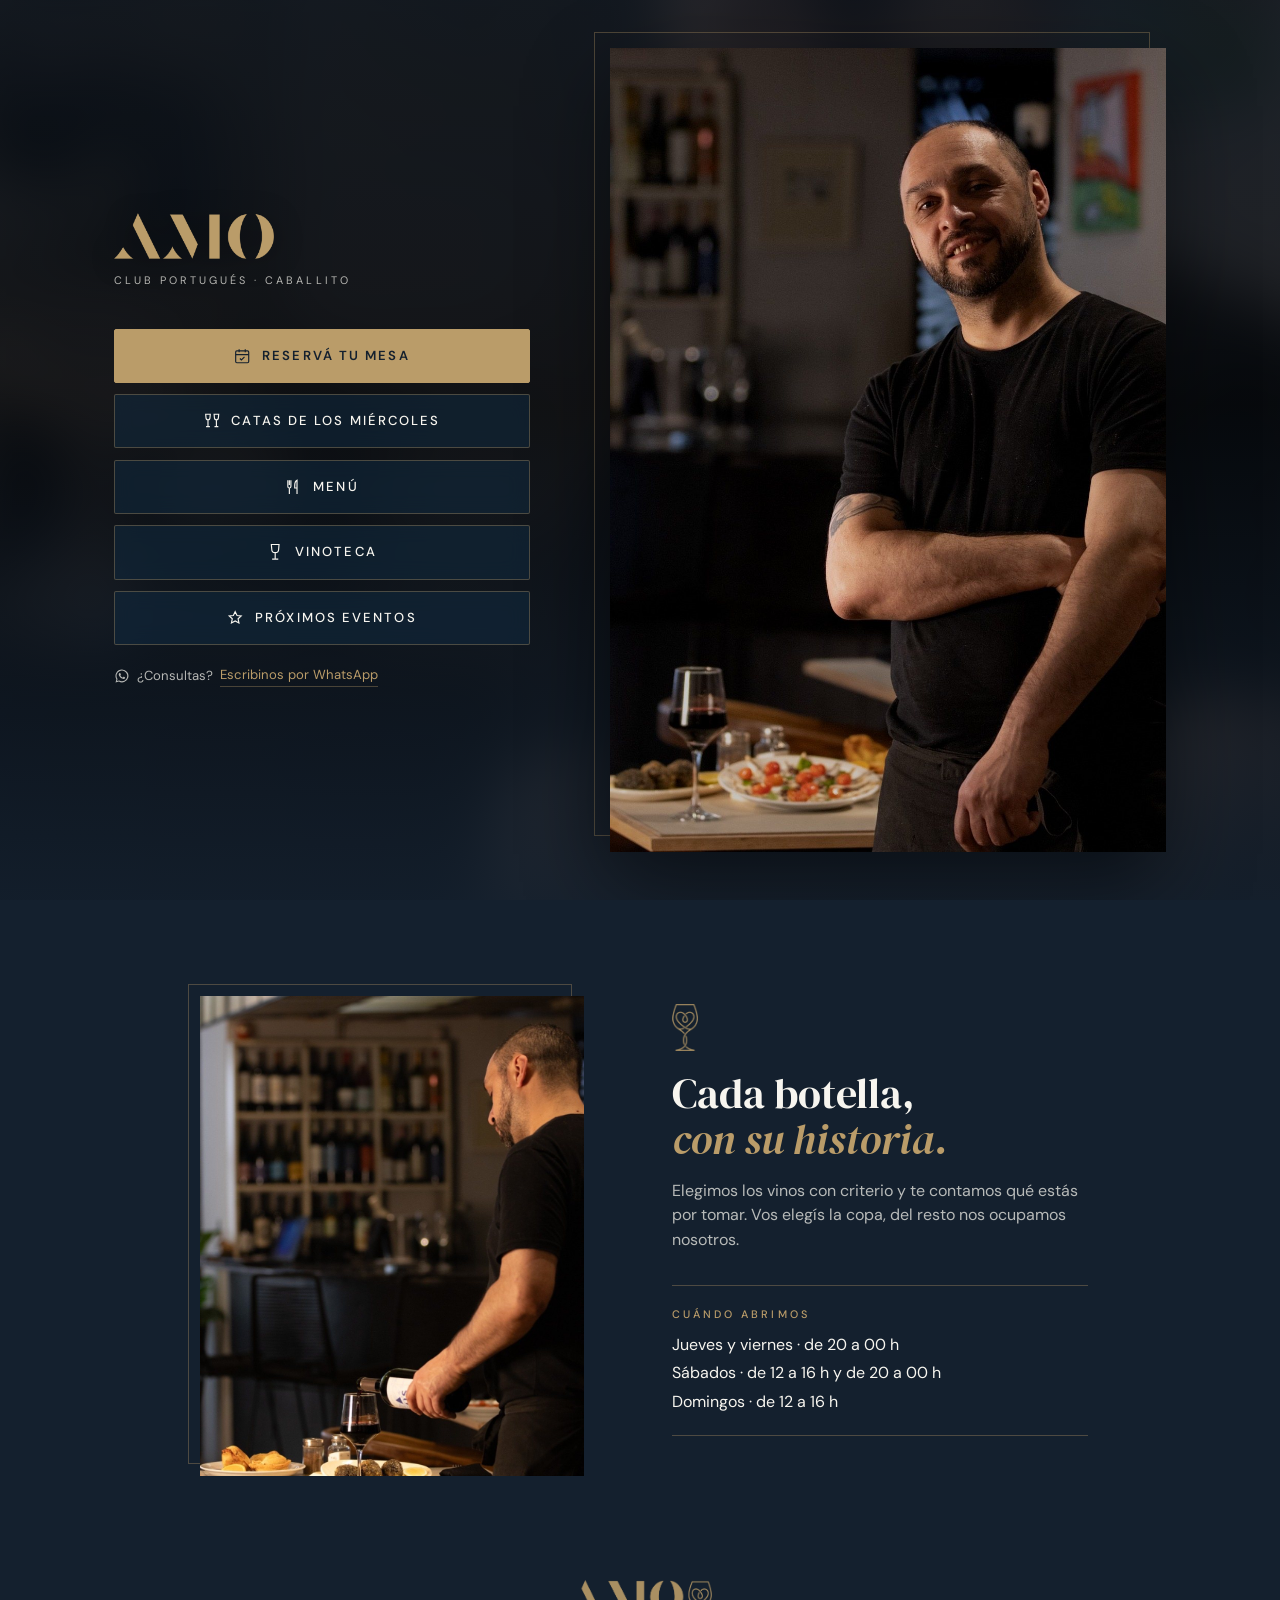
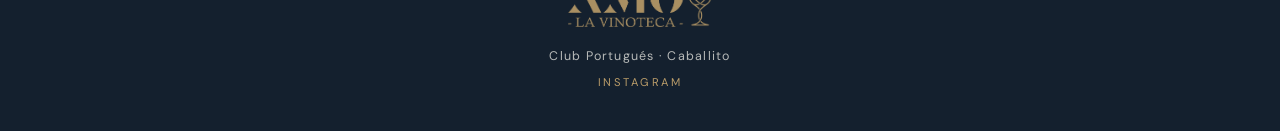
<file: index.html>
<!doctype html>
<html lang="es-AR">
<head>
  <meta charset="utf-8">
  <meta name="viewport" content="width=device-width, initial-scale=1, viewport-fit=cover">
  <title>AMO · Restaurante y Vinoteca</title>
  <meta name="description" content="AMO, en el Club Portugués de Caballito. Reservas, menú, vinoteca y eventos.">
  <meta name="theme-color" content="#14202E">

  <meta property="og:title" content="AMO · Restaurante y Vinoteca">
  <meta property="og:description" content="Reservas, menú, vinoteca y eventos.">
  <meta property="og:image" content="img/hero.jpg">
  <meta property="og:type" content="website">

  <link rel="icon" type="image/png" href="img/icono-copa.png">
  <link rel="manifest" href="manifest.webmanifest">
  <link rel="apple-touch-icon" href="panel/icons/apple-touch-icon.png">
  <meta name="apple-mobile-web-app-capable" content="yes">
  <meta name="mobile-web-app-capable" content="yes">
  <meta name="apple-mobile-web-app-status-bar-style" content="black-translucent">
  <meta name="apple-mobile-web-app-title" content="AMO">
  <link rel="preload" as="image" href="img/hero.jpg">
  <link rel="preconnect" href="https://fonts.googleapis.com">
  <link rel="preconnect" href="https://fonts.gstatic.com" crossorigin>
  <link href="https://fonts.googleapis.com/css2?family=DM+Sans:opsz,wght@9..40,400;9..40,500;9..40,600&family=DM+Serif+Display:ital@0;1&display=swap" rel="stylesheet">
  <link rel="stylesheet" href="styles.css">
</head>
<body>

  <!-- ============ INICIO ============ -->
  <main id="vista-inicio" class="vista">
    <section class="hero">
      <div class="hero__fondo" aria-hidden="true"></div>
      <div class="hero__velo" aria-hidden="true"></div>

      <div class="hero__inner">
        <header class="hero__marca">
          <img class="hero__logo" src="img/logo-amo.png" alt="AMO" width="546" height="155">
          <p class="hero__lugar" data-lugar></p>
        </header>

        <figure class="hero__figura">
          <img src="img/hero.jpg" alt="El anfitrión de AMO en el salón" width="1080" height="1559">
        </figure>

        <nav class="botonera" aria-label="Secciones">
          <a class="boton boton--oro" href="#/reservar">
            <svg viewBox="0 0 24 24" aria-hidden="true" fill="none" stroke="currentColor" stroke-width="1.5"><rect x="3.5" y="5" width="17" height="15.5" rx="1.5"/><path d="M3.5 10h17M8 3v4M16 3v4M9 15l2 2 4-4"/></svg>
            <span>Reservá tu mesa</span>
          </a>
          <a class="boton" href="#/cata">
            <svg viewBox="0 0 24 24" aria-hidden="true" fill="none" stroke="currentColor" stroke-width="1.5"><path d="M3.5 3h6l-.4 4.6a2.6 2.6 0 0 1-5.2 0L3.5 3ZM6.5 10.2V19M4 19h5M14.5 3h6l-.4 4.6a2.6 2.6 0 0 1-5.2 0L14.5 3ZM17.5 10.2V19M15 19h5"/></svg>
            <span>Catas de los miércoles</span>
          </a>
          <a class="boton" href="#/menu">
            <svg viewBox="0 0 24 24" aria-hidden="true" fill="none" stroke="currentColor" stroke-width="1.5"><path d="M5 3v8a2 2 0 0 0 2 2v8M9 3v8a2 2 0 0 1-2 2M7 3v6M17 21V3c-2 1-3 3.5-3 7v3h3"/></svg>
            <span>Menú</span>
          </a>
          <a class="boton" data-vinoteca target="_blank" rel="noopener">
            <svg viewBox="0 0 24 24" aria-hidden="true" fill="none" stroke="currentColor" stroke-width="1.5"><path d="M7 2h10l-.5 6a4.5 4.5 0 0 1-9 0L7 2ZM12 12.5V21M8 21h8"/></svg>
            <span>Vinoteca</span>
          </a>
          <a class="boton" href="#/eventos">
            <svg viewBox="0 0 24 24" aria-hidden="true" fill="none" stroke="currentColor" stroke-width="1.5"><path d="M12 3.5l2.4 5 5.4.6-4 3.7 1.1 5.4L12 15.5l-4.9 2.7 1.1-5.4-4-3.7 5.4-.6L12 3.5Z"/></svg>
            <span>Próximos eventos</span>
          </a>
        </nav>

        <div class="hero__extra">
          <a class="hero__consulta" data-whatsapp target="_blank" rel="noopener">
            <svg viewBox="0 0 24 24" aria-hidden="true"><path d="M12 2.2a9.7 9.7 0 0 0-8.4 14.6L2.3 21.7l5-1.3A9.7 9.7 0 1 0 12 2.2Zm0 17.7c-1.5 0-2.9-.4-4.2-1.1l-.3-.2-3 .8.8-2.9-.2-.3A8 8 0 1 1 12 19.9Zm4.4-6c-.2-.1-1.4-.7-1.7-.8-.2-.1-.4-.1-.5.1l-.8 1c-.1.2-.3.2-.5.1a6.6 6.6 0 0 1-3.3-2.9c-.2-.4.2-.4.7-1.3.1-.2 0-.3 0-.4l-.8-1.8c-.2-.5-.4-.4-.5-.4h-.5c-.2 0-.4.1-.6.3-.2.2-.8.8-.8 2s.8 2.3 1 2.5c.1.2 1.6 2.5 4 3.5 1.5.6 2 .7 2.8.6.4-.1 1.4-.6 1.6-1.1.2-.6.2-1 .1-1.1l-.2-.3Z"/></svg>
            ¿Consultas? <span>Escribinos por WhatsApp</span>
          </a>
          <button type="button" class="hero__instalar" data-instalar hidden>
            <svg viewBox="0 0 24 24" aria-hidden="true" fill="none" stroke="currentColor" stroke-width="1.5"><rect x="6.5" y="2.5" width="11" height="19" rx="2"/><path d="M12 7v7M9 11l3 3 3-3M10.5 18.5h3"/></svg>
            <span>Agregá AMO a tu celular</span>
          </button>
          <a class="hero__seguir" href="#mas" aria-label="Ver más"><span></span></a>
        </div>
      </div>
    </section>

    <section class="historia" id="mas">
      <figure class="historia__foto">
        <img src="img/sirviendo.jpg" alt="Sirviendo una copa de vino tinto en el salón de AMO" loading="lazy" width="1032" height="1600">
      </figure>
      <div class="historia__texto">
        <img class="historia__copa" src="img/icono-copa.png" alt="" width="113" height="208">
        <h2>Cada botella,<br><em>con su historia.</em></h2>
        <p>Elegimos los vinos con criterio y te contamos qué estás por tomar. Vos elegís la copa, del resto nos ocupamos nosotros.</p>
        <div class="horarios">
          <h3>Cuándo abrimos</h3>
          <ul data-horarios></ul>
        </div>
      </div>
    </section>

    <footer class="pie">
      <img src="img/logo-vinoteca.png" alt="AMO La Vinoteca" width="682" height="221" loading="lazy">
      <p data-lugar></p>
      <a data-instagram target="_blank" rel="noopener">Instagram</a>
    </footer>
  </main>

  <!-- ============ RESERVAR ============ -->
  <main id="vista-reservar" class="vista pagina pagina--reserva" hidden>
    <header class="pagina__cabecera">
      <a class="volver" href="#/" aria-label="Volver al inicio">
        <svg viewBox="0 0 24 24" aria-hidden="true" fill="none" stroke="currentColor" stroke-width="1.5"><path d="M15 5l-7 7 7 7"/></svg>
      </a>
      <img class="pagina__logo" src="img/logo-amo.png" alt="AMO" width="546" height="155">
    </header>
    <nav class="selector" aria-label="Tipo de reserva">
      <a href="#/reservar" aria-current="page">Mesa</a>
      <a href="#/cata">Cata de vinos</a>
    </nav>
    <form class="reserva" data-form-reserva novalidate>
      <h1 class="pagina__titulo">Reservá tu mesa</h1>
      <p class="pagina__bajada">Elegí tu lugar en el salón. Queda confirmada al instante.</p>

      <section class="paso">
        <h2 class="paso__titulo"><span>1</span>Día</h2>
        <div class="dias" data-dias></div>
      </section>

      <section class="paso paso--bloqueado" data-paso-hora>
        <h2 class="paso__titulo"><span>2</span>Horario</h2>
        <div class="turnos" data-horas></div>
      </section>

      <section class="paso paso--bloqueado" data-paso-personas>
        <h2 class="paso__titulo"><span>3</span>Personas</h2>
        <div class="personas" data-personas></div>
        <div class="personas-otro" data-personas-otro hidden>
          <label for="personas-cant">¿Cuántos son?</label>
          <div class="campo__caja">
            <input id="personas-cant" type="number" inputmode="numeric" min="9" max="200" placeholder="Ej: 12" data-personas-input>
            <span>personas</span>
          </div>
          <p class="campo__nota" data-personas-nota></p>
        </div>
      </section>

      <section class="paso paso--bloqueado" data-paso-mesa>
        <h2 class="paso__titulo"><span>4</span>Tu mesa</h2>

        <div data-mesa-plano>
          <p class="paso__ayuda">Tocá la mesa que quieras. El número indica para cuántas personas es.</p>
          <div class="plano" data-plano></div>
          <ul class="plano__leyenda" aria-hidden="true">
            <li><i class="ley ley--libre"></i>Disponible</li>
            <li><i class="ley ley--elegida"></i>Tu mesa</li>
            <li><i class="ley ley--no"></i>No disponible</li>
          </ul>
          <p class="plano__estado" data-plano-estado aria-live="polite"></p>
        </div>

        <div class="armada" data-mesa-armada hidden>
          <img src="img/icono-copa.png" alt="" width="113" height="208">
          <p class="armada__titulo">Nosotros te armamos la mesa</p>
          <p class="armada__sub">+8 personas</p>
          <p class="armada__texto">Para grupos grandes preparamos el espacio especialmente. Dejanos tus datos y la reserva queda tomada.</p>
        </div>
      </section>

      <section class="paso paso--bloqueado" data-paso-datos>
        <h2 class="paso__titulo"><span>5</span>Tus datos</h2>
        <div class="campos">
          <div class="campo">
            <label for="r-nombre">Nombre y apellido</label>
            <div class="campo__caja"><input id="r-nombre" name="nombre" autocomplete="name" maxlength="80" required></div>
          </div>
          <div class="campo">
            <label for="r-telefono">Teléfono</label>
            <div class="campo__caja"><input id="r-telefono" name="telefono" type="tel" inputmode="tel" autocomplete="tel" maxlength="30" placeholder="11 2345-6789" required></div>
          </div>
          <div class="campo">
            <label for="r-email">Mail</label>
            <div class="campo__caja"><input id="r-email" name="email" type="email" inputmode="email" autocomplete="email" maxlength="120" placeholder="Te mandamos la confirmación" required></div>
          </div>
        </div>
      </section>

      <div class="confirmar" data-confirmar-caja hidden>
        <p class="confirmar__resumen" data-resumen-texto></p>
        <button type="submit" class="boton boton--oro boton--ancho" data-confirmar>
          <span data-confirmar-texto>Confirmar reserva</span>
        </button>
        <p class="confirmar__error" data-error aria-live="assertive"></p>
      </div>
    </form>

    <section class="exito" data-exito hidden>
      <img src="img/icono-copa.png" alt="" width="113" height="208">
      <h1 class="exito__titulo" data-exito-titulo></h1>
      <p class="exito__texto" data-exito-texto></p>
      <p class="exito__mail" data-exito-mail></p>
      <a class="boton boton--linea" href="#/"><span>Volver al inicio</span></a>
    </section>

    <p class="reserva__ayuda">¿Un problema con tu reserva? <a data-whatsapp target="_blank" rel="noopener">Escribinos</a></p>
  </main>

  <!-- ============ CATA ============ -->
  <main id="vista-cata" class="vista pagina pagina--reserva" hidden>
    <header class="pagina__cabecera">
      <a class="volver" href="#/" aria-label="Volver al inicio">
        <svg viewBox="0 0 24 24" aria-hidden="true" fill="none" stroke="currentColor" stroke-width="1.5"><path d="M15 5l-7 7 7 7"/></svg>
      </a>
      <img class="pagina__logo" src="img/logo-amo.png" alt="AMO" width="546" height="155">
    </header>
    <nav class="selector" aria-label="Tipo de reserva">
      <a href="#/reservar">Mesa</a>
      <a href="#/cata" aria-current="page">Cata de vinos</a>
    </nav>
    <form class="reserva" data-form-cata novalidate>
      <h1 class="pagina__titulo">Cata de vinos</h1>
      <p class="pagina__bajada">Todos los miércoles a las <span data-cata-hora>20:30</span> h, con una bodega distinta cada semana.</p>

      <div class="cata-info">
        <p class="cata-info__precio"><b data-cata-precio></b><span>por persona</span></p>
        <ul>
          <li data-cata-incluye></li>
          <li>Si hay restricciones alimentarias, avisanos al reservar.</li>
          <li>Se reserva con una seña del <span data-cata-porc>50</span>% por transferencia. La seña no es reembolsable.</li>
        </ul>
      </div>

      <section class="paso">
        <h2 class="paso__titulo"><span>1</span>Fecha</h2>
        <div class="catas" data-catas></div>
        <p class="plano__estado" data-catas-estado aria-live="polite"></p>
      </section>

      <section class="paso paso--bloqueado" data-cata-paso-personas>
        <h2 class="paso__titulo"><span>2</span>Personas</h2>
        <div class="contador">
          <button type="button" class="contador__btn" data-cant="-1" aria-label="Una persona menos">−</button>
          <output class="contador__num" data-cant-num aria-live="polite">2</output>
          <button type="button" class="contador__btn" data-cant="1" aria-label="Una persona más">+</button>
        </div>
        <p class="cata-total" data-cata-total></p>
        <p class="campo__nota" data-cant-nota></p>
      </section>

      <section class="paso paso--bloqueado" data-cata-paso-restr>
        <h2 class="paso__titulo"><span>3</span>Restricciones alimentarias</h2>
        <p class="paso__ayuda">¿Alguien del grupo es celíaco, vegetariano, vegano o tiene alguna alergia?</p>
        <div class="horas" data-restr>
          <button type="button" class="hora" data-restr-op="no" aria-pressed="false">No</button>
          <button type="button" class="hora" data-restr-op="si" aria-pressed="false">Sí</button>
        </div>
        <div class="campo restr-caja" data-restr-caja hidden>
          <label for="c-restr">Contanos cuáles y para cuántas personas</label>
          <div class="campo__caja"><textarea id="c-restr" maxlength="300" rows="3" placeholder="Ej: 1 celíaco y 1 vegetariano"></textarea></div>
        </div>
      </section>

      <section class="paso paso--bloqueado" data-cata-paso-datos>
        <h2 class="paso__titulo"><span>4</span>Tus datos</h2>
        <div class="campos">
          <div class="campo">
            <label for="c-nombre">Nombre y apellido</label>
            <div class="campo__caja"><input id="c-nombre" autocomplete="name" maxlength="80" required></div>
          </div>
          <div class="campo">
            <label for="c-telefono">Teléfono</label>
            <div class="campo__caja"><input id="c-telefono" type="tel" inputmode="tel" autocomplete="tel" maxlength="30" placeholder="11 2345-6789" required></div>
          </div>
          <div class="campo">
            <label for="c-email">Mail</label>
            <div class="campo__caja"><input id="c-email" type="email" inputmode="email" autocomplete="email" maxlength="120" placeholder="Te mandamos los datos para la seña" required></div>
          </div>
        </div>
      </section>

      <div class="confirmar" data-cata-confirmar hidden>
        <p class="confirmar__resumen" data-cata-resumen></p>
        <p class="confirmar__sena" data-cata-sena></p>
        <button type="submit" class="boton boton--oro boton--ancho" data-cata-boton>
          <span data-cata-boton-texto>Reservar y pagar la seña</span>
        </button>
        <p class="confirmar__error" data-cata-error aria-live="assertive"></p>
      </div>
    </form>
    <p class="reserva__ayuda">¿Son más de 20 o tenés una consulta? <a data-whatsapp target="_blank" rel="noopener">Escribinos</a></p>
  </main>

  <!-- ============ PAGO DE SEÑA ============ -->
  <main id="vista-pago" class="vista pagina pagina--reserva" hidden>
    <header class="pagina__cabecera">
      <a class="volver" href="#/" aria-label="Volver al inicio">
        <svg viewBox="0 0 24 24" aria-hidden="true" fill="none" stroke="currentColor" stroke-width="1.5"><path d="M15 5l-7 7 7 7"/></svg>
      </a>
      <img class="pagina__logo" src="img/logo-amo.png" alt="AMO" width="546" height="155">
    </header>
    <div class="pago" data-pago></div>
    <p class="reserva__ayuda">¿Problemas con el pago? <a data-pago-wa target="_blank" rel="noopener">Escribinos</a></p>
  </main>

  <!-- ============ MENU ============ -->
  <main id="vista-menu" class="vista pagina" hidden>
    <header class="pagina__cabecera">
      <a class="volver" href="#/" aria-label="Volver al inicio">
        <svg viewBox="0 0 24 24" aria-hidden="true" fill="none" stroke="currentColor" stroke-width="1.5"><path d="M15 5l-7 7 7 7"/></svg>
      </a>
      <img class="pagina__logo" src="img/logo-amo.png" alt="AMO" width="546" height="155">
    </header>
    <h1 class="pagina__titulo">Menú</h1>
    <p class="pagina__bajada">Tocá cada plato para verlo.</p>
    <div class="menu" data-menu></div>
  </main>

  <!-- ============ PLATO ============ -->
  <main id="vista-plato" class="vista pagina pagina--plato" hidden>
    <header class="pagina__cabecera">
      <a class="volver" href="#/menu" aria-label="Volver al menú">
        <svg viewBox="0 0 24 24" aria-hidden="true" fill="none" stroke="currentColor" stroke-width="1.5"><path d="M15 5l-7 7 7 7"/></svg>
      </a>
      <img class="pagina__logo" src="img/logo-amo.png" alt="AMO" width="546" height="155">
    </header>
    <article class="plato" data-plato></article>
  </main>

  <!-- ============ EVENTOS ============ -->
  <main id="vista-eventos" class="vista pagina" hidden>
    <header class="pagina__cabecera">
      <a class="volver" href="#/" aria-label="Volver al inicio">
        <svg viewBox="0 0 24 24" aria-hidden="true" fill="none" stroke="currentColor" stroke-width="1.5"><path d="M15 5l-7 7 7 7"/></svg>
      </a>
      <img class="pagina__logo" src="img/logo-amo.png" alt="AMO" width="546" height="155">
    </header>
    <h1 class="pagina__titulo">Próximos eventos</h1>
    <p class="pagina__bajada">Catas, música en vivo y noches especiales.</p>
    <ol class="eventos" data-eventos></ol>
  </main>

  <!-- ============ INSTALAR EN EL CELULAR ============ -->
  <div class="instalar" data-instalar-hoja hidden>
    <div class="instalar__fondo" data-instalar-cerrar></div>
    <div class="instalar__caja" role="dialog" aria-modal="true" aria-labelledby="instalar-titulo">
      <img src="img/icono-copa.png" alt="" width="113" height="208">
      <h2 id="instalar-titulo">Tené AMO en tu celular</h2>
      <p>Queda como una app en tu pantalla de inicio, a un toque para reservar.</p>
      <ol data-instalar-pasos></ol>
      <button type="button" class="boton boton--oro boton--ancho" data-instalar-cerrar><span>Entendido</span></button>
    </div>
  </div>

  <script src="data.js"></script>
  <script src="salon.js"></script>
  <script src="app.js"></script>
</body>
</html>
</file>
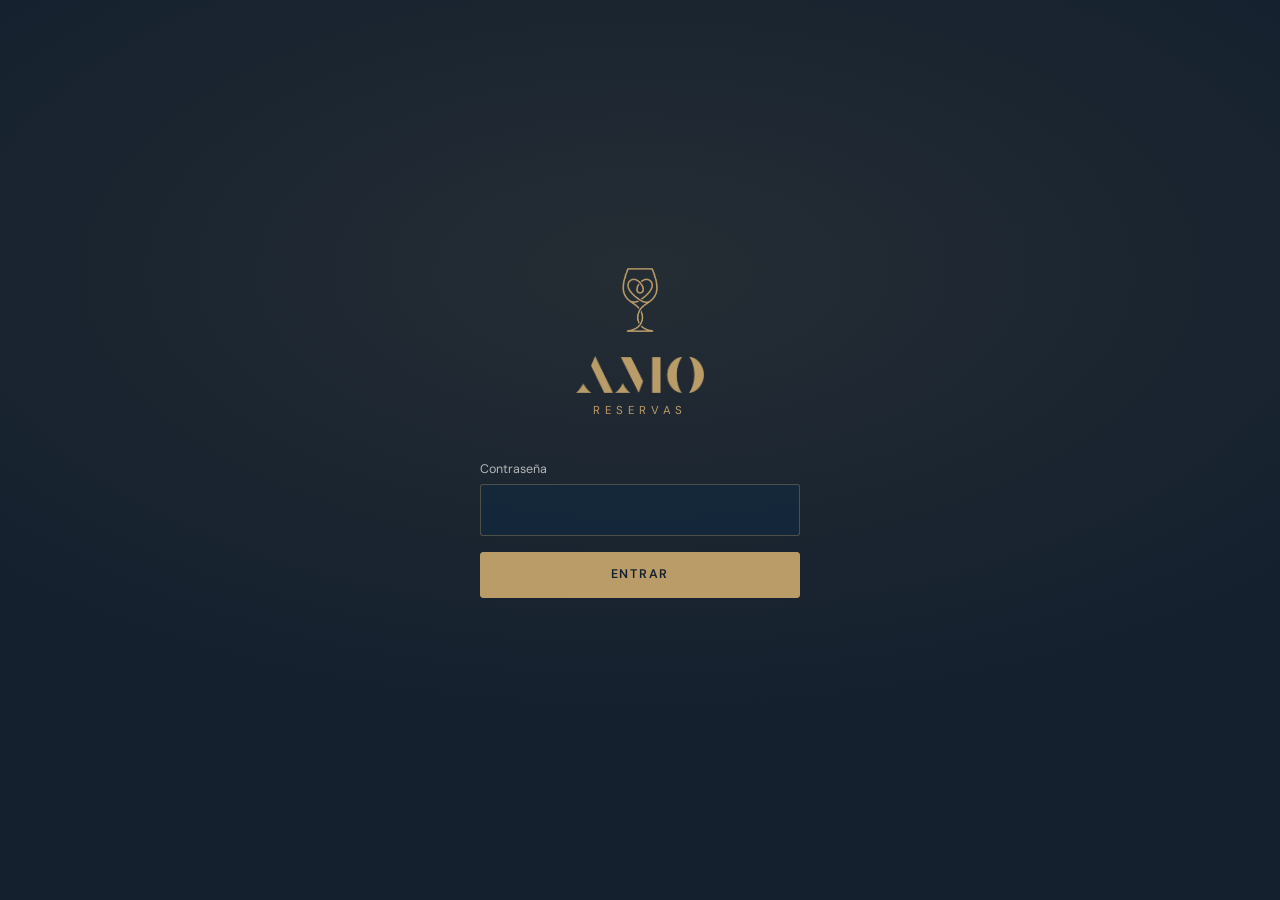
<file: panel/index.html>
<!doctype html>
<html lang="es-AR">
<head>
  <meta charset="utf-8">
  <meta name="viewport" content="width=device-width, initial-scale=1, viewport-fit=cover">
  <title>AMO Reservas</title>
  <meta name="robots" content="noindex, nofollow">
  <meta name="theme-color" content="#14202E">

  <link rel="manifest" href="manifest.webmanifest">
  <link rel="icon" type="image/png" href="icons/favicon.png">
  <link rel="apple-touch-icon" href="icons/apple-touch-icon.png">
  <meta name="apple-mobile-web-app-capable" content="yes">
  <meta name="mobile-web-app-capable" content="yes">
  <meta name="apple-mobile-web-app-status-bar-style" content="black-translucent">
  <meta name="apple-mobile-web-app-title" content="Reservas">

  <link rel="preconnect" href="https://fonts.googleapis.com">
  <link rel="preconnect" href="https://fonts.gstatic.com" crossorigin>
  <link href="https://fonts.googleapis.com/css2?family=DM+Sans:opsz,wght@9..40,400;9..40,500;9..40,600&family=DM+Serif+Display:ital@0;1&display=swap" rel="stylesheet">
  <link rel="stylesheet" href="panel.css">
</head>
<body>

  <!-- ============ LOGIN ============ -->
  <main class="login" data-login hidden>
    <img class="login__copa" src="../img/icono-copa.png" alt="" width="113" height="208">
    <img class="login__logo" src="../img/logo-amo.png" alt="AMO" width="546" height="155">
    <p class="login__sub">Reservas</p>
    <form class="login__form" data-login-form>
      <label class="campo">
        <span class="campo__label">Contraseña</span>
        <input class="campo__input" type="password" autocomplete="current-password" required data-login-clave>
      </label>
      <button class="btn btn--oro btn--ancho" type="submit">Entrar</button>
      <p class="error" data-login-error aria-live="assertive"></p>
    </form>
  </main>

  <!-- ============ APP ============ -->
  <div class="app" data-app hidden>

    <header class="barra">
      <div class="barra__marca">
        <img src="../img/logo-amo.png" alt="AMO" width="546" height="155">
        <span>Reservas</span>
      </div>

      <nav class="tabs" aria-label="Secciones">
        <button class="tab" data-tab="noche" aria-current="page">
          <svg viewBox="0 0 24 24" aria-hidden="true"><rect x="3.5" y="3.5" width="17" height="17" rx="1.5"/><rect x="7" y="7" width="4" height="3" rx=".5"/><rect x="13" y="7" width="4" height="3" rx=".5"/><rect x="7" y="14" width="10" height="3" rx=".5"/></svg>
          <span>Salón</span>
        </button>
        <button class="tab" data-tab="proximos">
          <svg viewBox="0 0 24 24" aria-hidden="true"><rect x="3.5" y="5" width="17" height="15.5" rx="1.5"/><path d="M3.5 10h17M8 3v4M16 3v4"/></svg>
          <span>Próximos</span>
        </button>
        <button class="tab" data-tab="catas">
          <svg viewBox="0 0 24 24" aria-hidden="true"><path d="M3.5 3h6l-.4 4.6a2.6 2.6 0 0 1-5.2 0L3.5 3ZM6.5 10.2V19M4 19h5M14.5 3h6l-.4 4.6a2.6 2.6 0 0 1-5.2 0L14.5 3ZM17.5 10.2V19M15 19h5"/></svg>
          <span>Catas</span>
          <b class="tab__badge" data-catas-badge hidden>0</b>
        </button>
        <button class="tab" data-tab="menu">
          <svg viewBox="0 0 24 24" aria-hidden="true"><path d="M5 3v8a2 2 0 0 0 2 2v8M9 3v8a2 2 0 0 1-2 2M7 3v6M17 21V3c-2 1-3 3.5-3 7v3h3"/></svg>
          <span>Menú</span>
        </button>
        <button class="tab" data-tab="ajustes">
          <svg viewBox="0 0 24 24" aria-hidden="true"><path d="M4 7h10M18 7h2M4 17h4M12 17h8"/><circle cx="16" cy="7" r="2"/><circle cx="10" cy="17" r="2"/></svg>
          <span>Ajustes</span>
        </button>
      </nav>

      <div class="barra__acciones">
        <button class="icono-btn icono-btn--nuevas" data-nuevas-btn aria-label="Reservas nuevas" hidden>
          <svg viewBox="0 0 24 24" aria-hidden="true"><path d="M6 16V11a6 6 0 1 1 12 0v5l1.5 2h-15L6 16ZM10 20a2 2 0 0 0 4 0"/></svg>
          <b data-nuevas-num>0</b>
        </button>
        <button class="icono-btn" data-actualizar aria-label="Actualizar">
          <svg viewBox="0 0 24 24" aria-hidden="true"><path d="M20 12a8 8 0 1 1-2.3-5.7M20 4v5h-5"/></svg>
        </button>
      </div>
    </header>

    <p class="estado-red" data-estado-red hidden></p>

    <div class="instalar-banda" data-instalar-banda hidden>
      <img src="../img/icono-copa.png" alt="" width="113" height="208">
      <p><strong>Instalá AMO Reservas</strong><span>Abrila desde la pantalla de inicio, como una app.</span></p>
      <button class="btn btn--oro btn--chico" data-instalar-banda-btn>Instalar</button>
      <button class="icono-btn" data-instalar-banda-x aria-label="Ocultar">
        <svg viewBox="0 0 24 24" aria-hidden="true"><path d="M6 6l12 12M18 6L6 18"/></svg>
      </button>
    </div>

    <!-- ===== NOCHE ===== -->
    <section class="vista" data-vista="noche">
      <div class="fecha-nav">
        <button class="icono-btn" data-dia-mover="-1" aria-label="Día anterior">
          <svg viewBox="0 0 24 24" aria-hidden="true"><path d="M15 5l-7 7 7 7"/></svg>
        </button>
        <button class="fecha-nav__centro" data-fecha-elegir>
          <small data-fecha-etiqueta>Hoy</small>
          <strong data-fecha-texto></strong>
        </button>
        <button class="icono-btn" data-dia-mover="1" aria-label="Día siguiente">
          <svg viewBox="0 0 24 24" aria-hidden="true"><path d="M9 5l7 7-7 7"/></svg>
        </button>
        <input type="date" class="fecha-nav__input" data-fecha-input tabindex="-1" aria-hidden="true">
      </div>

      <div class="turno-sel" data-turnos role="group" aria-label="Turno"></div>

      <div class="cerrado" data-cerrado hidden>
        <p><strong data-cerrado-titulo>Turno cerrado</strong> <span data-cerrado-motivo></span></p>
        <button class="btn btn--chico" data-reabrir>Reabrir</button>
      </div>

      <div class="numeros" data-numeros></div>

      <div class="noche">
        <div class="noche__plano">
          <div class="plano" data-plano></div>
          <ul class="leyenda" aria-hidden="true">
            <li><i class="ley ley--libre"></i>Libre</li>
            <li><i class="ley ley--reservada"></i>Reservada</li>
            <li><i class="ley ley--llego"></i>Llegó</li>
            <li><i class="ley ley--novino"></i>No vino</li>
            <li><i class="ley ley--bloq"></i>Bloqueada</li>
          </ul>
        </div>
        <div class="noche__lista" data-lista></div>
      </div>
    </section>

    <!-- ===== PRÓXIMOS ===== -->
    <section class="vista" data-vista="proximos" hidden>
      <h1 class="titulo">Próximos días</h1>
      <div class="dias-lista" data-dias></div>
    </section>

    <!-- ===== CATAS ===== -->
    <section class="vista" data-vista="catas" hidden>
      <div data-catas-vista></div>
    </section>

    <!-- ===== MENÚ ===== -->
    <section class="vista vista--angosta" data-vista="menu" hidden>
      <h1 class="titulo">Menú</h1>
      <p class="tarjeta__texto">Tocá un plato para cambiar el precio, la descripción o la foto. Los cambios se ven en la página enseguida.</p>
      <div class="buscar">
        <svg viewBox="0 0 24 24" aria-hidden="true"><circle cx="11" cy="11" r="6.5"/><path d="M16 16l4.5 4.5"/></svg>
        <input class="campo__input" type="search" placeholder="Buscar plato" data-menu-buscar>
      </div>
      <div data-menu-vista></div>
    </section>

    <!-- ===== AJUSTES ===== -->
    <section class="vista vista--angosta" data-vista="ajustes" hidden>
      <h1 class="titulo">Ajustes</h1>

      <div class="tarjeta">
        <h2>Cerrar un día o un turno</h2>
        <p class="tarjeta__texto">Nadie va a poder reservar mesa desde la web en ese día o turno.</p>
        <form class="form-fila" data-cerrar-form>
          <label class="campo">
            <span class="campo__label">Fecha</span>
            <input class="campo__input" type="date" required data-cerrar-fecha>
          </label>
          <label class="campo">
            <span class="campo__label">Qué cerrar</span>
            <select class="campo__input" data-cerrar-turno>
              <option value="">Todo el día</option>
              <option value="mediodia">Solo el mediodía</option>
              <option value="noche">Solo la noche</option>
            </select>
          </label>
          <label class="campo">
            <span class="campo__label">Motivo (opcional)</span>
            <input class="campo__input" maxlength="120" placeholder="Evento privado" data-cerrar-motivo>
          </label>
          <button class="btn btn--oro" type="submit">Cerrar</button>
        </form>
        <ul class="cerradas" data-cerradas></ul>
      </div>

      <div class="tarjeta">
        <h2>Instalar en el celular</h2>
        <p class="tarjeta__texto"><strong>iPhone:</strong> abrí esta página en Safari → botón Compartir → <em>Agregar a inicio</em>.</p>
        <p class="tarjeta__texto"><strong>Android:</strong> abrí en Chrome → menú ⋮ → <em>Instalar app</em> o <em>Agregar a la pantalla principal</em>.</p>
        <button class="btn btn--oro" data-instalar hidden>Instalar ahora</button>
      </div>

      <div class="tarjeta">
        <h2>Avisos</h2>
        <p class="tarjeta__texto">Cada reserva nueva (mesa o cata) aparece con la campanita, y cada comprobante de seña para revisar con el número dorado en Catas. Además sigue llegando un mail a amoresto.reservas@gmail.com como respaldo.</p>
      </div>

      <button class="btn btn--linea btn--ancho" data-salir>Cerrar sesión</button>
    </section>

    <button class="fab" data-nueva aria-label="Cargar reserva">
      <svg viewBox="0 0 24 24" aria-hidden="true"><path d="M12 5v14M5 12h14"/></svg>
      <span data-fab-texto>Reserva</span>
    </button>
  </div>

  <!-- ============ HOJA (detalle / nueva / nuevas) ============ -->
  <div class="hoja" data-hoja hidden>
    <div class="hoja__fondo" data-hoja-cerrar></div>
    <div class="hoja__caja" role="dialog" aria-modal="true" aria-labelledby="hoja-titulo">
      <button class="icono-btn hoja__x" data-hoja-cerrar aria-label="Cerrar">
        <svg viewBox="0 0 24 24" aria-hidden="true"><path d="M6 6l12 12M18 6L6 18"/></svg>
      </button>
      <div data-hoja-contenido></div>
    </div>
  </div>

  <div class="aviso" data-aviso role="status" aria-live="polite" hidden></div>

  <script src="../data.js"></script>
  <script src="../salon.js"></script>
  <script src="panel.js"></script>
</body>
</html>
</file>
<file: styles.css>
/* AMO - Hub de Instagram
   Paleta y tipografías según el Manual de Marca de AMO.Vinoteca */

:root {
  --navy: #112B41;
  --navy-profundo: #14202E;
  --oro: #BA9C69;
  --oro-suave: rgba(186, 156, 105, .35);
  --crema: #F7F5EF;
  --crema-tenue: rgba(247, 245, 239, .72);
  --verde: #047504;
  --rojo: #D60124;

  --serif: "DM Serif Display", "Calisto MT", Georgia, serif;
  --sans: "DM Sans", "Bahnschrift", system-ui, sans-serif;

  --ancho: 30rem;
}

* { box-sizing: border-box; margin: 0; padding: 0; }

html { scroll-behavior: smooth; -webkit-text-size-adjust: 100%; }

body {
  background: var(--navy-profundo);
  color: var(--crema);
  font-family: var(--sans);
  font-size: 16px;
  line-height: 1.55;
  -webkit-font-smoothing: antialiased;
  overflow-x: hidden;
}

img { display: block; max-width: 100%; }
a { color: inherit; text-decoration: none; }
button { font: inherit; color: inherit; background: none; border: 0; cursor: pointer; }
[hidden] { display: none !important; }

.vista { animation: aparecer .5s ease both; }
@keyframes aparecer { from { opacity: 0; transform: translateY(8px); } to { opacity: 1; transform: none; } }

/* ================= HERO ================= */

.hero {
  position: relative;
  min-height: 100vh;
  min-height: 100svh;
  overflow: hidden;
  isolation: isolate;
  background: var(--navy-profundo);
}

/* La misma foto, desenfocada, rellena los costados */
.hero__fondo {
  display: none;
  position: absolute; inset: -60px; z-index: -2;
  background: url("img/hero.jpg") center 30% / cover no-repeat;
  filter: blur(30px) brightness(.4) saturate(.85);
}
.hero__velo {
  display: none;
  position: absolute; inset: 0; z-index: -1;
  background: linear-gradient(180deg, rgba(20,32,46,.55) 0%, rgba(20,32,46,.25) 45%, rgba(20,32,46,.92) 100%);
}

.hero__inner {
  width: 100%;
  max-width: var(--ancho);
  min-height: 100svh;
  margin: 0 auto;
  padding: max(2rem, env(safe-area-inset-top)) 1.5rem max(1.5rem, env(safe-area-inset-bottom));
  display: flex;
  flex-direction: column;
}

.hero__marca { text-align: center; position: relative; z-index: 1; }
.hero__logo { width: 7.5rem; height: auto; margin: 0 auto; filter: drop-shadow(0 2px 14px rgba(0,0,0,.35)); }
.hero__lugar {
  margin-top: .8rem;
  font-size: .68rem;
  letter-spacing: .28em;
  text-transform: uppercase;
  color: var(--crema-tenue);
}

/* La foto entera, sin recortar */
.hero__figura {
  position: relative;
  margin: 1.5rem -1.5rem 0;
  animation: aparecer 1s ease both;
}
.hero__figura img { width: 100%; height: auto; }
.hero__figura::after {
  content: "";
  position: absolute; inset: 0;
  background: linear-gradient(180deg, rgba(20,32,46,0) 55%, var(--navy-profundo) 100%);
}

.botonera {
  position: relative; z-index: 1;
  margin-top: -6rem;
  display: grid;
  gap: .7rem;
}

.hero__extra {
  margin-top: 1.25rem;
  display: grid;
  justify-items: center;
  gap: 1.25rem;
}
.hero__consulta {
  display: inline-flex; align-items: center; gap: .45rem;
  font-size: .82rem;
  color: var(--crema-tenue);
}
.hero__consulta svg { width: 1rem; height: 1rem; fill: currentColor; }
.hero__consulta span { color: var(--oro); border-bottom: 1px solid var(--oro-suave); }
.hero__consulta:hover span { border-color: var(--oro); }

/* ================= BOTONES ================= */

.boton {
  display: flex;
  align-items: center;
  justify-content: center;
  gap: .65rem;
  min-height: 3.4rem;
  padding: .9rem 1.25rem;
  border: 1px solid var(--oro-suave);
  border-radius: 2px;
  background: rgba(17, 43, 65, .55);
  -webkit-backdrop-filter: blur(10px);
  backdrop-filter: blur(10px);
  color: var(--crema);
  font-size: .82rem;
  font-weight: 500;
  letter-spacing: .16em;
  text-transform: uppercase;
  cursor: pointer;
  transition: background .25s, border-color .25s, color .25s, transform .15s;
}
.boton svg { width: 1.15rem; height: 1.15rem; flex: none; fill: currentColor; }
.boton svg[fill="none"] { fill: none; }
.boton:hover { border-color: var(--oro); background: rgba(17, 43, 65, .8); }
.boton:active { transform: scale(.985); }
.boton:focus-visible, .plato-btn:focus-visible, .volver:focus-visible, .dia:focus-visible, .hora:focus-visible, .persona:focus-visible { outline: 2px solid var(--oro); outline-offset: 3px; }

.boton--oro {
  background: var(--oro);
  border-color: var(--oro);
  color: var(--navy-profundo);
  font-weight: 600;
}
.boton--oro:hover { background: #c9ad7c; border-color: #c9ad7c; }

.boton--linea { background: transparent; border-color: var(--oro); color: var(--oro); -webkit-backdrop-filter: none; backdrop-filter: none; }
.boton--linea:hover { background: var(--oro); color: var(--navy-profundo); }

.hero__seguir {
  align-self: center;
  margin-top: 1.4rem;
  width: 1.5rem; height: 2.2rem;
  display: grid; place-items: start center;
}
.hero__seguir span {
  width: 1px; height: 100%;
  background: linear-gradient(var(--oro), transparent);
  animation: bajar 2.2s ease-in-out infinite;
  transform-origin: top;
}
@keyframes bajar { 0% { transform: scaleY(0); opacity: 1; } 70% { transform: scaleY(1); opacity: 1; } 100% { transform: scaleY(1); opacity: 0; } }

/* ================= HISTORIA (segunda foto) ================= */

.historia {
  max-width: 62rem;
  margin: 0 auto;
  padding: 4rem 1.5rem 3rem;
  display: grid;
  gap: 2.5rem;
  align-items: center;
}

.historia__foto {
  position: relative;
  max-width: 24rem;
  width: 100%;
  margin: 0 auto;
}
.historia__foto::before {
  content: "";
  position: absolute;
  inset: -.75rem .75rem .75rem -.75rem;
  border: 1px solid var(--oro-suave);
  pointer-events: none;
}
.historia__foto img {
  position: relative;
  width: 100%;
  height: auto;
  aspect-ratio: 4 / 5;
  object-fit: cover;
  object-position: 60% 72%;
}

.historia__texto { max-width: 26rem; margin: 0 auto; text-align: center; }
.historia__copa { width: 1.6rem; height: auto; margin: 0 auto 1.25rem; opacity: .9; }
.historia h2 {
  font-family: var(--serif);
  font-weight: 400;
  font-size: clamp(2rem, 8vw, 2.6rem);
  line-height: 1.1;
}
.historia h2 em { color: var(--oro); }
.historia p { margin-top: 1rem; color: var(--crema-tenue); }

.horarios {
  margin: 2rem 0;
  padding: 1.25rem 0;
  border-top: 1px solid var(--oro-suave);
  border-bottom: 1px solid var(--oro-suave);
}
.horarios h3 {
  font-size: .68rem; font-weight: 500;
  letter-spacing: .28em; text-transform: uppercase;
  color: var(--oro);
  margin-bottom: .6rem;
}
.horarios ul { list-style: none; display: grid; gap: .25rem; }

.pie {
  padding: 2.5rem 1.5rem calc(2.5rem + env(safe-area-inset-bottom));
  text-align: center;
  font-size: .78rem;
  letter-spacing: .1em;
  color: var(--crema-tenue);
  display: grid; gap: .5rem; justify-items: center;
}
.pie img { width: 9rem; height: auto; margin-bottom: .75rem; opacity: .9; }
.pie a { color: var(--oro); text-transform: uppercase; letter-spacing: .22em; font-size: .7rem; }

/* ================= PÁGINAS INTERNAS ================= */

.pagina {
  max-width: var(--ancho);
  margin: 0 auto;
  min-height: 100svh;
  padding: max(1.25rem, env(safe-area-inset-top)) 1.5rem calc(3rem + env(safe-area-inset-bottom));
}

.pagina__cabecera {
  position: relative;
  display: flex;
  align-items: center;
  justify-content: center;
  height: 3rem;
  margin-bottom: 2.25rem;
}
.pagina__logo { width: 4rem; height: auto; }

.volver {
  position: absolute; left: -.5rem; top: 50%;
  transform: translateY(-50%);
  width: 2.75rem; height: 2.75rem;
  display: grid; place-items: center;
  color: var(--oro);
}
.volver svg { width: 1.4rem; height: 1.4rem; }

.pagina__titulo {
  font-family: var(--serif);
  font-weight: 400;
  font-size: 2.6rem;
  line-height: 1.05;
  text-align: center;
}
.pagina__bajada {
  margin-top: .5rem;
  text-align: center;
  font-size: .9rem;
  color: var(--crema-tenue);
}
.pagina__titulo::after {
  content: "";
  display: block;
  width: 2.5rem; height: 1px;
  margin: 1.1rem auto 0;
  background: var(--oro);
}

/* ---------- Menú ---------- */

.menu { margin-top: 2.5rem; display: grid; gap: 2.5rem; }

.menu__categoria h2 {
  font-size: .7rem;
  font-weight: 500;
  letter-spacing: .3em;
  text-transform: uppercase;
  color: var(--oro);
  margin-bottom: .5rem;
}
.menu__categoria ul { list-style: none; }

.plato-btn {
  width: 100%;
  display: flex;
  align-items: center;
  gap: 1rem;
  padding: 1rem 0;
  border-bottom: 1px solid rgba(247,245,239,.1);
  text-align: left;
  transition: color .2s;
}
.plato-btn:hover { color: var(--oro); }
.plato-btn__mini {
  width: 3.25rem; height: 3.25rem;
  flex: none;
  object-fit: cover;
  border-radius: 2px;
}
.plato-btn__mini--vacio {
  display: grid; place-items: center;
  background: var(--navy);
  border: 1px solid var(--oro-suave);
}
.plato-btn__mini--vacio img { width: .85rem; opacity: .8; }
.plato-btn__nombre { flex: 1; font-family: var(--serif); font-size: 1.25rem; line-height: 1.2; }
.plato-btn__precio { font-size: .85rem; color: var(--crema-tenue); white-space: nowrap; }
.plato-btn__flecha { width: 1rem; height: 1rem; color: var(--oro); flex: none; }

/* ---------- Plato ---------- */

.plato__foto {
  width: 100%;
  aspect-ratio: 4 / 5;
  object-fit: cover;
  border-radius: 2px;
}
.plato__foto--vacia {
  display: grid; place-items: center;
  background:
    radial-gradient(80% 60% at 50% 40%, rgba(186,156,105,.12), transparent),
    var(--navy);
  border: 1px solid var(--oro-suave);
}
.plato__foto--vacia img { width: 3rem; opacity: .85; }
.plato__categoria {
  margin-top: 1.75rem;
  font-size: .68rem; letter-spacing: .3em; text-transform: uppercase;
  color: var(--oro);
}
.plato h1 {
  margin-top: .35rem;
  font-family: var(--serif);
  font-weight: 400;
  font-size: 2.2rem;
  line-height: 1.1;
}
.plato__precio { margin-top: .4rem; color: var(--crema-tenue); }
.plato__desc { margin-top: 1rem; font-size: 1.02rem; color: var(--crema-tenue); }
.plato .boton { margin-top: 2rem; }

/* ---------- Eventos ---------- */

.eventos { list-style: none; margin-top: 2.5rem; display: grid; gap: 1rem; }

.evento {
  display: grid;
  grid-template-columns: 4.25rem 1fr;
  gap: 1.1rem;
  padding: 1.25rem;
  border: 1px solid var(--oro-suave);
  background: linear-gradient(160deg, rgba(17,43,65,.9), rgba(20,32,46,.9));
}
.evento--proximo { border-color: var(--oro); }

.evento__fecha {
  text-align: center;
  padding-right: 1.1rem;
  border-right: 1px solid var(--oro-suave);
  align-self: start;
}
.evento__dia-sem { font-size: .62rem; letter-spacing: .2em; text-transform: uppercase; color: var(--oro); }
.evento__dia { font-family: var(--serif); font-size: 2.3rem; line-height: 1; margin: .15rem 0; }
.evento__mes { font-size: .62rem; letter-spacing: .2em; text-transform: uppercase; color: var(--crema-tenue); }

.evento__etiqueta {
  display: inline-block;
  font-size: .6rem; letter-spacing: .22em; text-transform: uppercase;
  color: var(--navy-profundo); background: var(--oro);
  padding: .15rem .5rem; margin-bottom: .5rem;
}
.evento h2 { font-family: var(--serif); font-weight: 400; font-size: 1.35rem; line-height: 1.15; }
.evento__hora { margin-top: .2rem; font-size: .8rem; letter-spacing: .08em; color: var(--oro); }
.evento p { margin-top: .5rem; font-size: .92rem; color: var(--crema-tenue); }
.evento__cta {
  display: inline-flex; align-items: center; gap: .4rem;
  margin-top: .85rem;
  font-size: .72rem; font-weight: 500; letter-spacing: .18em; text-transform: uppercase;
  color: var(--oro);
  border-bottom: 1px solid var(--oro-suave);
  padding-bottom: .15rem;
}
.evento__cta:hover { border-color: var(--oro); }

.vacio {
  margin-top: 2.5rem;
  text-align: center;
  color: var(--crema-tenue);
  display: grid; gap: 1.5rem; justify-items: center;
}
.vacio img { width: 1.6rem; opacity: .8; }
.vacio .boton { width: 100%; }

/* ---------- Reservar ---------- */

.pagina--reserva { max-width: 34rem; }

.paso { margin-top: 2.75rem; transition: opacity .3s; }
.paso--bloqueado { opacity: .3; pointer-events: none; }
.paso__titulo {
  display: flex; align-items: center; gap: .7rem;
  margin-bottom: 1rem;
  font-size: .7rem; font-weight: 500;
  letter-spacing: .3em; text-transform: uppercase;
  color: var(--oro);
}
.paso__titulo span {
  width: 1.6rem; height: 1.6rem;
  display: grid; place-items: center;
  border: 1px solid var(--oro);
  border-radius: 50%;
  letter-spacing: 0;
}
.paso__ayuda { margin: -.25rem 0 1rem; font-size: .88rem; color: var(--crema-tenue); }

.dias { display: grid; grid-template-columns: repeat(4, 1fr); gap: .5rem; }
.dia, .hora, .persona {
  border: 1px solid var(--oro-suave);
  border-radius: 2px;
  background: rgba(17, 43, 65, .6);
  text-align: center;
  transition: background .2s, border-color .2s, color .2s;
}
.dia { padding: .7rem 0 .6rem; }
.dia:hover, .hora:hover:not(:disabled), .persona:hover { border-color: var(--oro); }
.dia__sem, .dia__mes { display: block; font-size: .6rem; letter-spacing: .18em; text-transform: uppercase; }
.dia__sem { color: var(--oro); }
.dia__mes { color: var(--crema-tenue); }
.dia__num { display: block; font-family: var(--serif); font-size: 1.75rem; line-height: 1.15; }

.horas { display: grid; grid-template-columns: 1fr 1fr; gap: .75rem; }
.hora { padding: 1.1rem 0; font-family: var(--serif); font-size: 2rem; line-height: 1; }
.hora small { font-family: var(--sans); font-size: .7rem; letter-spacing: .15em; margin-left: .3rem; color: var(--crema-tenue); }
.hora:disabled { opacity: .3; cursor: not-allowed; }

.personas { display: grid; grid-template-columns: repeat(5, 1fr); gap: .5rem; }
.persona { padding: .85rem 0; font-family: var(--serif); font-size: 1.5rem; line-height: 1; }
.persona--mas { grid-column: span 2; font-family: var(--sans); font-size: .72rem; letter-spacing: .14em; text-transform: uppercase; }

.dia[aria-pressed="true"], .hora[aria-pressed="true"], .persona[aria-pressed="true"] {
  background: var(--oro); border-color: var(--oro); color: var(--navy-profundo);
}
.dia[aria-pressed="true"] .dia__sem,
.dia[aria-pressed="true"] .dia__mes,
.hora[aria-pressed="true"] small { color: var(--navy-profundo); }

.personas-otro { margin-top: 1.25rem; animation: aparecer .3s ease both; }
.personas-otro label { display: block; margin-bottom: .5rem; font-size: .9rem; color: var(--crema-tenue); }
.personas-otro input { font-family: var(--serif); font-size: 1.75rem; -moz-appearance: textfield; }
.personas-otro input::-webkit-outer-spin-button,
.personas-otro input::-webkit-inner-spin-button { -webkit-appearance: none; margin: 0; }

/* Campos de texto */
.campos { display: grid; gap: 1rem; }
.campo label { display: block; margin-bottom: .4rem; font-size: .82rem; color: var(--crema-tenue); }
.campo__caja {
  display: flex; align-items: center; gap: .75rem;
  padding: 0 1rem;
  border: 1px solid var(--oro-suave);
  border-radius: 2px;
  background: rgba(17, 43, 65, .6);
  transition: border-color .2s, box-shadow .2s;
}
.campo__caja:focus-within { border-color: var(--oro); box-shadow: 0 0 0 2px rgba(186, 156, 105, .25); }
.campo__caja input {
  flex: 1; min-width: 0;
  padding: .9rem 0;
  border: 0; outline: 0;
  background: transparent;
  color: var(--crema);
  font: inherit;
  font-size: 1rem;
}
.campo__caja input::placeholder { color: rgba(247, 245, 239, .3); }
.campo__caja span { font-size: .72rem; letter-spacing: .16em; text-transform: uppercase; color: var(--crema-tenue); }
.campo__nota { min-height: 1.3em; margin-top: .45rem; font-size: .82rem; color: var(--oro); }

/* Plano del salón */
.plano { position: relative; transition: opacity .3s; }
.plano.is-cargando { opacity: .45; pointer-events: none; }
.plano__svg { display: block; width: 100%; height: auto; }
.plano__piso { fill: rgba(17, 43, 65, .45); stroke: var(--oro-suave); stroke-width: 2; }

.ref rect { fill: rgba(247, 245, 239, .035); stroke: rgba(247, 245, 239, .16); stroke-width: 2; stroke-dasharray: 8 6; }
.ref--puerta rect { fill: var(--oro); stroke: none; opacity: .7; }
.ref--pared rect { fill: rgba(186, 156, 105, .35); stroke: none; }
.ref text {
  fill: rgba(247, 245, 239, .45);
  font-family: var(--sans); font-size: 22px; letter-spacing: .2em; text-transform: uppercase;
  text-anchor: middle; dominant-baseline: central;
}

.mesa { outline: none; }
.mesa__zona { fill: transparent; }
.mesa__tabla { fill: #15283B; stroke: var(--oro-suave); stroke-width: 2.5; transition: fill .2s, stroke .2s; }
.mesa__silla { fill: rgba(186, 156, 105, .25); transition: fill .2s; }
.mesa__cap {
  fill: var(--crema);
  font-family: var(--serif); font-size: 40px;
  text-anchor: middle; dominant-baseline: central;
  pointer-events: none;
}
.mesa.is-libre { cursor: pointer; }
.mesa.is-libre .mesa__tabla { stroke: var(--oro); }
.mesa.is-libre .mesa__silla { fill: rgba(186, 156, 105, .55); }
.mesa.is-libre:hover .mesa__tabla,
.mesa.is-libre:focus-visible .mesa__tabla { fill: rgba(186, 156, 105, .22); }
.mesa.is-libre:focus-visible .mesa__zona { stroke: var(--oro); stroke-width: 2; stroke-dasharray: 6 5; }
.mesa.is-elegida { cursor: pointer; }
.mesa.is-elegida .mesa__tabla { fill: var(--oro); stroke: var(--oro); }
.mesa.is-elegida .mesa__silla { fill: var(--oro); }
.mesa.is-elegida .mesa__cap { fill: var(--navy-profundo); }
.mesa.is-no { opacity: .25; }

.plano__leyenda {
  list-style: none;
  display: flex; flex-wrap: wrap; justify-content: center; gap: .4rem 1.25rem;
  margin-top: 1rem;
  font-size: .75rem; color: var(--crema-tenue);
}
.plano__leyenda li { display: flex; align-items: center; gap: .45rem; }
.ley { width: .9rem; height: .9rem; border-radius: 2px; border: 1.5px solid var(--oro); }
.ley--libre { background: #15283B; }
.ley--elegida { background: var(--oro); }
.ley--no { background: #15283B; opacity: .3; border-color: var(--oro-suave); }
.plano__estado { min-height: 1.5em; margin-top: .9rem; text-align: center; font-size: .92rem; color: var(--oro); }

/* Cartel +8 */
.armada {
  padding: 2.25rem 1.5rem;
  border: 1px solid var(--oro);
  text-align: center;
  background: radial-gradient(90% 70% at 50% 0%, rgba(186, 156, 105, .14), transparent), rgba(17, 43, 65, .6);
  animation: aparecer .4s ease both;
}
.armada img { width: 1.6rem; height: auto; margin: 0 auto 1rem; }
.armada__titulo { font-family: var(--serif); font-size: 1.75rem; line-height: 1.15; text-wrap: balance; }
.armada__sub { margin-top: .4rem; font-size: .72rem; letter-spacing: .3em; text-transform: uppercase; color: var(--oro); }
.armada__texto { margin-top: 1rem; font-size: .92rem; color: var(--crema-tenue); }

/* Confirmar */
.confirmar {
  margin-top: 2.5rem;
  padding-top: 2rem;
  border-top: 1px solid var(--oro-suave);
  text-align: center;
  animation: aparecer .4s ease both;
}
.confirmar__resumen { margin-bottom: 1.25rem; font-family: var(--serif); font-size: 1.25rem; line-height: 1.35; text-wrap: balance; }
.confirmar__error { min-height: 1.4em; margin-top: .8rem; font-size: .9rem; color: #E8A0A0; }
.boton--ancho { width: 100%; }
.boton:disabled { opacity: .6; cursor: wait; }

/* Éxito */
.exito { padding: 2rem 0 1rem; text-align: center; animation: aparecer .5s ease both; }
.exito img { width: 2.2rem; height: auto; margin: 0 auto 1.5rem; }
.exito__titulo { font-family: var(--serif); font-weight: 400; font-size: 2.6rem; line-height: 1.05; }
.exito__texto { margin-top: 1rem; font-size: 1.1rem; }
.exito__mail { margin: .6rem 0 2.25rem; font-size: .9rem; color: var(--crema-tenue); }

.reserva__ayuda { margin-top: 2.5rem; text-align: center; font-size: .82rem; color: var(--crema-tenue); }
.reserva__ayuda a { color: var(--oro); border-bottom: 1px solid var(--oro-suave); }

/* ================= PANTALLAS GRANDES ================= */

@media (min-width: 800px) {
  .hero__fondo, .hero__velo { display: block; }
  .hero__inner {
    max-width: 72rem;
    padding: 3rem 2.5rem;
    display: grid;
    grid-template-columns: minmax(18rem, 26rem) auto;
    grid-template-rows: 1fr auto auto auto 1fr;
    grid-template-areas: ". foto" "marca foto" "botones foto" "extra foto" ". foto";
    justify-content: center;
    column-gap: 5rem;
  }
  .hero__marca { grid-area: marca; text-align: left; }
  .hero__logo { width: 10rem; margin: 0; }
  .hero__figura { grid-area: foto; margin: 0; align-self: center; }
  .hero__figura img {
    width: auto;
    height: calc(100svh - 6rem);
    max-height: 56rem;
    box-shadow: 0 30px 80px rgba(0,0,0,.45);
  }
  .hero__figura::before {
    content: "";
    position: absolute;
    inset: -1rem 1rem 1rem -1rem;
    border: 1px solid var(--oro-suave);
    z-index: -1;
  }
  .hero__figura::after { display: none; }
  .botonera { grid-area: botones; margin-top: 2.5rem; }
  .hero__extra { grid-area: extra; justify-items: start; }
  .hero__seguir { display: none; }
  .historia { grid-template-columns: 1fr 1fr; padding: 6rem 2rem 4rem; gap: 4rem; }
  .historia__texto { text-align: left; margin: 0; }
  .historia__copa { margin-left: 0; }
}

@media (prefers-reduced-motion: reduce) {
  *, *::before, *::after { animation: none !important; transition: none !important; }
  html { scroll-behavior: auto; }
}

/* =========================================================
   TURNOS, CATAS Y SEÑA
   ========================================================= */

/* Selector Mesa / Cata */
.selector {
  display: grid; grid-template-columns: 1fr 1fr;
  margin: -1rem 0 2rem;
  padding: .25rem;
  border: 1px solid var(--oro-suave);
  border-radius: 2rem;
}
.selector a {
  padding: .6rem .5rem;
  border-radius: 2rem;
  text-align: center;
  font-size: .72rem; font-weight: 500; letter-spacing: .16em; text-transform: uppercase;
  color: var(--crema-tenue);
  transition: background .2s, color .2s;
}
.selector a:hover { color: var(--crema); }
.selector a[aria-current="page"] { background: var(--oro); color: var(--navy-profundo); font-weight: 600; }

/* Horarios agrupados por turno */
.turnos { display: grid; gap: 1.25rem; }
.turno__nombre {
  margin-bottom: .5rem;
  font-size: .68rem; letter-spacing: .24em; text-transform: uppercase;
  color: var(--crema-tenue);
}
.turno__horas { display: grid; grid-template-columns: repeat(var(--n, 2), 1fr); gap: .6rem; }
.turno__horas .hora { font-size: 1.75rem; }

/* Textarea */
.campo__caja textarea {
  flex: 1; min-width: 0;
  padding: .85rem 0;
  border: 0; outline: 0; resize: vertical;
  background: transparent; color: var(--crema);
  font: inherit; font-size: 1rem;
}
.campo__caja textarea::placeholder { color: rgba(247, 245, 239, .3); }
.restr-caja { margin-top: 1rem; animation: aparecer .3s ease both; }

/* Info de la cata */
.cata-info {
  margin-top: 2rem;
  padding: 1.4rem 1.4rem 1.2rem;
  border: 1px solid var(--oro);
  background: radial-gradient(90% 80% at 0% 0%, rgba(186, 156, 105, .14), transparent), rgba(17, 43, 65, .6);
}
.cata-info__precio { display: flex; align-items: baseline; gap: .6rem; margin-bottom: .9rem; }
.cata-info__precio b { font-family: var(--serif); font-weight: 400; font-size: 2.2rem; line-height: 1; color: var(--oro); }
.cata-info__precio span { font-size: .72rem; letter-spacing: .2em; text-transform: uppercase; color: var(--crema-tenue); }
.cata-info ul { list-style: none; display: grid; gap: .55rem; }
.cata-info li { position: relative; padding-left: 1.1rem; font-size: .9rem; color: var(--crema-tenue); }
.cata-info li::before { content: ""; position: absolute; left: 0; top: .6em; width: .4rem; height: 1px; background: var(--oro); }

/* Fechas de cata */
.catas { display: grid; gap: .6rem; }
.catas__cargando { color: var(--crema-tenue); font-size: .92rem; }
.cata-fecha {
  width: 100%;
  display: grid; grid-template-columns: 3.6rem 1fr; align-items: center; gap: 1rem;
  padding: .8rem 1rem;
  border: 1px solid var(--oro-suave);
  border-radius: 2px;
  background: rgba(17, 43, 65, .6);
  text-align: left;
  transition: background .2s, border-color .2s;
}
.cata-fecha:hover:not(:disabled) { border-color: var(--oro); }
.cata-fecha:focus-visible { outline: 2px solid var(--oro); outline-offset: 3px; }
.cata-fecha__dia { text-align: center; padding-right: 1rem; border-right: 1px solid var(--oro-suave); }
.cata-fecha__dia small { display: block; font-size: .6rem; letter-spacing: .18em; text-transform: uppercase; color: var(--oro); }
.cata-fecha__dia small:last-child { color: var(--crema-tenue); }
.cata-fecha__dia b { display: block; font-family: var(--serif); font-weight: 400; font-size: 1.75rem; line-height: 1.1; }
.cata-fecha__info strong { display: block; font-family: var(--serif); font-weight: 400; font-size: 1.2rem; line-height: 1.2; }
.cata-fecha__info span { font-size: .8rem; color: var(--crema-tenue); }
.cata-fecha__info em { display: block; font-size: .85rem; font-style: italic; color: var(--crema-tenue); }
.cata-fecha[aria-pressed="true"] em { color: var(--navy-profundo); }
.cata-fecha.is-pocos .cata-fecha__info span { color: var(--oro); }
.cata-fecha.is-no { opacity: .35; cursor: not-allowed; }
.cata-fecha[aria-pressed="true"] { background: var(--oro); border-color: var(--oro); color: var(--navy-profundo); }
.cata-fecha[aria-pressed="true"] .cata-fecha__dia { border-color: rgba(20, 32, 46, .3); }
.cata-fecha[aria-pressed="true"] small,
.cata-fecha[aria-pressed="true"] .cata-fecha__info span { color: var(--navy-profundo); }

/* Contador de personas */
.contador { display: grid; grid-template-columns: 3.6rem 1fr 3.6rem; align-items: center; border: 1px solid var(--oro-suave); background: rgba(17, 43, 65, .6); }
.contador__btn { height: 3.6rem; font-size: 1.6rem; color: var(--oro); transition: background .2s; }
.contador__btn:hover:not(:disabled) { background: rgba(186, 156, 105, .14); }
.contador__btn:disabled { opacity: .25; cursor: not-allowed; }
.contador__btn:focus-visible { outline: 2px solid var(--oro); outline-offset: -2px; }
.contador__num { text-align: center; font-family: var(--serif); font-size: 2.2rem; line-height: 1; }
.cata-total { margin-top: .8rem; text-align: center; font-size: .92rem; color: var(--crema-tenue); }
.cata-total b { color: var(--crema); font-weight: 600; }

.confirmar__sena {
  margin: -.5rem 0 1.25rem;
  font-size: 1rem;
}
.confirmar__sena b { color: var(--oro); font-family: var(--serif); font-weight: 400; font-size: 1.5rem; }
.confirmar__sena span { display: block; margin-top: .2rem; font-size: .82rem; color: var(--crema-tenue); }

/* Pantalla de pago */
.pago { text-align: center; }
.pago__copa { width: 1.8rem; height: auto; margin: 0 auto 1.25rem; }
.pago__etiqueta { margin-bottom: .4rem; font-size: .66rem; letter-spacing: .3em; text-transform: uppercase; color: var(--oro); }
.pago .pagina__bajada b { color: var(--oro); font-weight: 600; }
.pago__resumen {
  margin: 1.75rem 0 1.5rem;
  padding: 1rem;
  border-top: 1px solid var(--oro-suave);
  border-bottom: 1px solid var(--oro-suave);
}
.pago__resumen p { font-family: var(--serif); font-size: 1.3rem; line-height: 1.3; }
.pago__resumen span { font-size: .85rem; color: var(--crema-tenue); }
.exito .pago__resumen { margin: 1.5rem 0 2rem; }

.pago__datos {
  border: 1px solid var(--oro);
  background: rgba(17, 43, 65, .6);
  text-align: left;
}
.pago__fila {
  display: grid; grid-template-columns: 5rem 1fr; align-items: center; gap: .75rem;
  padding: .8rem 1rem;
  border-bottom: 1px solid var(--oro-suave);
}
.pago__fila:last-child { border-bottom: 0; }
.pago__fila dt { font-size: .66rem; letter-spacing: .2em; text-transform: uppercase; color: var(--crema-tenue); }
.pago__fila dd { display: flex; align-items: center; justify-content: space-between; gap: .75rem; min-width: 0; }
.pago__fila dd span { font-size: 1.05rem; word-break: break-all; }
.pago__fila:first-child dd span { font-family: var(--serif); font-size: 1.6rem; color: var(--oro); }
.copiar {
  flex: none;
  padding: .35rem .7rem;
  border: 1px solid var(--oro-suave); border-radius: 2rem;
  font-size: .62rem; font-weight: 600; letter-spacing: .14em; text-transform: uppercase;
  color: var(--oro);
  transition: background .2s, color .2s;
}
.copiar:hover { border-color: var(--oro); }
.copiar.is-ok { background: var(--oro); color: var(--navy-profundo); }

.pago__nota { margin: 1.5rem 0 1rem; font-size: .92rem; color: var(--crema-tenue); }
.pago__nota--chica { margin-top: 1.5rem; font-size: .8rem; }

.subir { position: relative; overflow: hidden; }
.subir input { position: absolute; inset: 0; opacity: 0; cursor: pointer; font-size: 0; }
.subir.is-subiendo { opacity: .65; pointer-events: none; }
.subir.is-subiendo svg { animation: latir 1s ease-in-out infinite; }
@keyframes latir { 50% { transform: translateY(-3px); } }

.evento__cta--agotada { color: var(--crema-tenue); border-color: transparent; }

/* =========================================================
   INSTALAR EN EL CELULAR
   ========================================================= */
.hero__instalar {
  display: inline-flex; align-items: center; gap: .5rem;
  padding: .55rem 1.1rem;
  border: 1px solid var(--oro-suave); border-radius: 2rem;
  font-size: .72rem; font-weight: 500; letter-spacing: .16em; text-transform: uppercase;
  color: var(--oro);
  transition: border-color .2s, background .2s;
}
.hero__instalar:hover { border-color: var(--oro); background: rgba(186, 156, 105, .1); }
.hero__instalar svg { width: 1.1rem; height: 1.1rem; }

.instalar { position: fixed; inset: 0; z-index: 50; display: flex; align-items: flex-end; justify-content: center; }
.instalar__fondo { position: absolute; inset: 0; background: rgba(8, 14, 22, .7); animation: aparecer .2s ease both; }
.instalar__caja {
  position: relative;
  width: 100%; max-width: 30rem;
  padding: 2rem 1.5rem calc(1.5rem + env(safe-area-inset-bottom));
  border-top: 1px solid var(--oro);
  background: var(--navy);
  text-align: center;
  animation: aparecer .3s ease both;
}
.instalar__caja img { width: 1.6rem; height: auto; margin: 0 auto 1rem; }
.instalar__caja h2 { font-family: var(--serif); font-weight: 400; font-size: 1.8rem; line-height: 1.1; }
.instalar__caja > p { margin: .5rem 0 1.25rem; font-size: .92rem; color: var(--crema-tenue); }
.instalar__caja ol { counter-reset: paso; list-style: none; display: grid; gap: .75rem; margin-bottom: 1.5rem; text-align: left; }
.instalar__caja li { counter-increment: paso; display: grid; grid-template-columns: 1.8rem 1fr; align-items: center; gap: .75rem; font-size: .95rem; }
.instalar__caja li::before {
  content: counter(paso);
  width: 1.8rem; height: 1.8rem;
  display: grid; place-items: center;
  border: 1px solid var(--oro); border-radius: 50%;
  font-size: .8rem; color: var(--oro);
}
.instalar__caja li b { color: var(--oro); font-weight: 600; }
@media (min-width: 800px) { .instalar { align-items: center; } }
</file>
<file: panel/panel.css>
/* AMO Reservas - app del dueño */

:root {
  --navy: #112B41;
  --navy-profundo: #14202E;
  --navy-alto: #1A2C40;
  --oro: #BA9C69;
  --oro-claro: #C9AD7C;
  --oro-suave: rgba(186, 156, 105, .35);
  --oro-tenue: rgba(186, 156, 105, .14);
  --crema: #F7F5EF;
  --crema-tenue: rgba(247, 245, 239, .7);
  --crema-baja: rgba(247, 245, 239, .45);
  --linea: rgba(247, 245, 239, .09);
  --verde: #4FA060;
  --verde-fondo: rgba(4, 117, 4, .45);
  --rojo: #E58A8A;
  --rojo-fondo: rgba(214, 1, 36, .22);

  --serif: "DM Serif Display", Georgia, serif;
  --sans: "DM Sans", system-ui, sans-serif;

  --tabs-alto: 4.25rem;
  --seguro-abajo: env(safe-area-inset-bottom);
}

* { box-sizing: border-box; margin: 0; padding: 0; }
html { -webkit-text-size-adjust: 100%; }
body {
  min-height: 100vh;
  background: var(--navy-profundo);
  color: var(--crema);
  font-family: var(--sans);
  font-size: 15px;
  line-height: 1.5;
  -webkit-font-smoothing: antialiased;
  -webkit-tap-highlight-color: transparent;
}
img { display: block; max-width: 100%; height: auto; }
a { color: inherit; text-decoration: none; }
button { font: inherit; color: inherit; background: none; border: 0; cursor: pointer; }
[hidden] { display: none !important; }
svg { fill: none; stroke: currentColor; stroke-width: 1.6; stroke-linecap: round; stroke-linejoin: round; }

:focus-visible { outline: 2px solid var(--oro); outline-offset: 2px; }

@keyframes aparecer { from { opacity: 0; transform: translateY(6px); } to { opacity: 1; transform: none; } }
@keyframes subir { from { transform: translateY(100%); } to { transform: none; } }
@keyframes girar { to { transform: rotate(360deg); } }

/* ---------- Botones ---------- */
.btn {
  display: inline-flex; align-items: center; justify-content: center; gap: .5rem;
  min-height: 2.9rem; padding: .7rem 1.2rem;
  border: 1px solid var(--oro-suave); border-radius: 3px;
  font-size: .78rem; font-weight: 500; letter-spacing: .14em; text-transform: uppercase;
  transition: background .2s, border-color .2s, color .2s, opacity .2s;
}
.btn:hover { border-color: var(--oro); }
.btn:disabled { opacity: .5; cursor: wait; }
.btn--oro { background: var(--oro); border-color: var(--oro); color: var(--navy-profundo); font-weight: 600; }
.btn--oro:hover { background: var(--oro-claro); }
.btn--linea { color: var(--oro); }
.btn--ancho { width: 100%; }
.btn--chico { min-height: 2.2rem; padding: .4rem .8rem; font-size: .68rem; }
.btn--peligro { color: var(--rojo); border-color: rgba(229, 138, 138, .35); }
.btn--peligro:hover { border-color: var(--rojo); }
.btn--activo { background: var(--oro-tenue); border-color: var(--oro); color: var(--oro); }
.btn--verde.btn--activo { background: var(--verde-fondo); border-color: var(--verde); color: #CFEBD3; }
.btn--rojo.btn--activo { background: var(--rojo-fondo); border-color: var(--rojo); color: #F6CACA; }

.icono-btn {
  position: relative;
  width: 2.6rem; height: 2.6rem;
  display: grid; place-items: center;
  border-radius: 50%;
  color: var(--oro);
  transition: background .2s;
}
.icono-btn:hover { background: var(--oro-tenue); }
.icono-btn svg { width: 1.3rem; height: 1.3rem; }
.icono-btn.is-girando svg { animation: girar .8s linear infinite; }
.icono-btn--nuevas b {
  position: absolute; top: .15rem; right: .1rem;
  min-width: 1.15rem; height: 1.15rem; padding: 0 .3rem;
  display: grid; place-items: center;
  border-radius: 1rem;
  background: var(--oro); color: var(--navy-profundo);
  font-size: .68rem; font-weight: 700;
}

/* ---------- Campos ---------- */
.campo { display: block; }
.campo__label { display: block; margin-bottom: .35rem; font-size: .78rem; color: var(--crema-tenue); }
.campo__input {
  width: 100%;
  padding: .8rem .9rem;
  border: 1px solid var(--oro-suave); border-radius: 3px;
  background: rgba(17, 43, 65, .6);
  color: var(--crema);
  font: inherit; font-size: 1rem;
  color-scheme: dark;
  transition: border-color .2s, box-shadow .2s;
}
.campo__input:focus { outline: 0; border-color: var(--oro); box-shadow: 0 0 0 2px rgba(186, 156, 105, .22); }
.campo__input::placeholder { color: rgba(247, 245, 239, .3); }
select.campo__input { appearance: none; background-image: linear-gradient(45deg, transparent 50%, var(--oro) 50%), linear-gradient(135deg, var(--oro) 50%, transparent 50%); background-position: calc(100% - 1.1rem) 55%, calc(100% - .8rem) 55%; background-size: .3rem .3rem; background-repeat: no-repeat; }
.error { min-height: 1.3em; font-size: .88rem; color: var(--rojo); }

/* ---------- Login ---------- */
.login {
  min-height: 100vh;
  display: flex; flex-direction: column; align-items: center; justify-content: center;
  padding: 2rem 1.5rem;
  text-align: center;
  background: radial-gradient(70% 50% at 50% 30%, rgba(186, 156, 105, .1), transparent);
  animation: aparecer .5s ease both;
}
.login__copa { width: 2.2rem; margin-bottom: 1.5rem; }
.login__logo { width: 8rem; }
.login__sub { margin-top: .6rem; font-size: .72rem; letter-spacing: .4em; text-transform: uppercase; color: var(--oro); }
.login__form { width: 100%; max-width: 20rem; margin-top: 2.5rem; display: grid; gap: 1rem; text-align: left; }

/* ---------- Barra superior ---------- */
.barra {
  position: sticky; top: 0; z-index: 20;
  display: flex; align-items: center; justify-content: space-between; gap: 1rem;
  padding: max(.6rem, env(safe-area-inset-top)) 1rem .6rem;
  background: var(--navy-profundo);
  border-bottom: 1px solid var(--linea);
}
.barra__marca { display: flex; align-items: center; gap: .7rem; }
.barra__marca img { width: 3.6rem; }
.barra__marca span { font-size: .66rem; letter-spacing: .32em; text-transform: uppercase; color: var(--crema-tenue); padding-top: .2rem; }
.barra__acciones { display: flex; align-items: center; gap: .1rem; }

/* Tabs: abajo en el celu, arriba en la compu */
.tabs {
  position: fixed; left: 0; right: 0; bottom: 0; z-index: 20;
  display: grid; grid-template-columns: repeat(3, 1fr);
  height: calc(var(--tabs-alto) + var(--seguro-abajo));
  padding-bottom: var(--seguro-abajo);
  background: rgba(20, 32, 46, .96);
  -webkit-backdrop-filter: blur(12px); backdrop-filter: blur(12px);
  border-top: 1px solid var(--linea);
}
.tab {
  display: flex; flex-direction: column; align-items: center; justify-content: center; gap: .25rem;
  font-size: .68rem; letter-spacing: .12em; text-transform: uppercase;
  color: var(--crema-baja);
  transition: color .2s;
}
.tab svg { width: 1.35rem; height: 1.35rem; }
.tab[aria-current="page"] { color: var(--oro); }

.estado-red {
  padding: .5rem 1rem;
  text-align: center; font-size: .8rem;
  background: var(--rojo-fondo); color: #F6CACA;
}
.estado-red--demo { background: rgba(186, 156, 105, .16); color: var(--oro); }

/* ---------- Vistas ---------- */
.app { padding-bottom: calc(var(--tabs-alto) + var(--seguro-abajo) + 5rem); }
.vista { max-width: 74rem; margin: 0 auto; padding: 1rem 1rem 0; animation: aparecer .35s ease both; }
.vista--angosta { max-width: 38rem; }
.titulo { margin: .75rem 0 1.25rem; font-family: var(--serif); font-weight: 400; font-size: 2rem; line-height: 1.1; }

/* ---------- Navegación de fecha ---------- */
.fecha-nav {
  position: relative;
  display: grid; grid-template-columns: auto 1fr auto; align-items: center; gap: .5rem;
}
.fecha-nav__centro { text-align: center; padding: .3rem; border-radius: 4px; }
.fecha-nav__centro:hover { background: var(--oro-tenue); }
.fecha-nav__centro small { display: block; font-size: .66rem; letter-spacing: .28em; text-transform: uppercase; color: var(--oro); }
.fecha-nav__centro strong { display: block; font-family: var(--serif); font-weight: 400; font-size: 1.55rem; line-height: 1.2; }
.fecha-nav__input { position: absolute; left: 50%; top: 100%; width: 1px; height: 1px; opacity: 0; pointer-events: none; }

.cerrado {
  display: flex; align-items: center; justify-content: space-between; gap: 1rem;
  margin-top: 1rem; padding: .8rem 1rem;
  border: 1px solid var(--rojo); border-radius: 3px;
  background: var(--rojo-fondo);
  font-size: .9rem;
}

/* ---------- Números del día ---------- */
.numeros {
  display: grid; grid-template-columns: repeat(2, 1fr); gap: .5rem;
  margin: 1.1rem 0 1.25rem;
}
.numero {
  padding: .75rem .9rem;
  border: 1px solid var(--linea); border-radius: 3px;
  background: rgba(17, 43, 65, .5);
}
.numero b { display: block; font-family: var(--serif); font-weight: 400; font-size: 1.8rem; line-height: 1.1; }
.numero span { font-size: .68rem; letter-spacing: .16em; text-transform: uppercase; color: var(--crema-tenue); }
.numero--oro b { color: var(--oro); }

/* ---------- Noche: plano + lista ---------- */
.noche { display: grid; gap: 1.5rem; }

.plano__svg { display: block; width: 100%; height: auto; }
.plano__piso { fill: rgba(17, 43, 65, .5); stroke: var(--oro-suave); stroke-width: 2; }
.ref rect { fill: rgba(247, 245, 239, .035); stroke: rgba(247, 245, 239, .16); stroke-width: 2; stroke-dasharray: 8 6; }
.ref--puerta rect { fill: var(--oro); stroke: none; opacity: .7; }
.ref--pared rect { fill: rgba(186, 156, 105, .35); stroke: none; }
.ref text { fill: rgba(247, 245, 239, .42); font-family: var(--sans); font-size: 22px; letter-spacing: .2em; text-transform: uppercase; text-anchor: middle; dominant-baseline: central; stroke: none; }

.mesa { cursor: pointer; outline: none; }
.mesa__zona { fill: transparent; stroke: none; }
.mesa__tabla { fill: #15283B; stroke: rgba(186, 156, 105, .55); stroke-width: 2.5; transition: fill .2s, stroke .2s; }
.mesa__silla { fill: rgba(186, 156, 105, .3); stroke: none; }
.mesa__num { fill: var(--crema); font-family: var(--serif); font-size: 40px; text-anchor: middle; dominant-baseline: central; stroke: none; pointer-events: none; }
.mesa__hora { fill: var(--navy-profundo); font-family: var(--sans); font-size: 19px; font-weight: 600; text-anchor: middle; stroke: none; pointer-events: none; }
.mesa:hover .mesa__tabla, .mesa:focus-visible .mesa__tabla { stroke: var(--oro); fill: #1B3249; }
.mesa:focus-visible .mesa__zona { stroke: var(--oro); stroke-width: 2; stroke-dasharray: 6 5; }

.mesa.is-reservada .mesa__tabla { fill: var(--oro); stroke: var(--oro); }
.mesa.is-reservada .mesa__silla { fill: var(--oro); }
.mesa.is-reservada .mesa__num { fill: var(--navy-profundo); }
.mesa.is-llego .mesa__tabla { fill: #2F7A3E; stroke: var(--verde); }
.mesa.is-llego .mesa__silla { fill: var(--verde); }
.mesa.is-llego .mesa__num, .mesa.is-llego .mesa__hora { fill: #E9F6EB; }
.mesa.is-novino .mesa__tabla { fill: rgba(214, 1, 36, .25); stroke: var(--rojo); stroke-dasharray: 8 6; }
.mesa.is-novino .mesa__silla { fill: rgba(229, 138, 138, .5); }
.mesa.is-novino .mesa__hora { fill: var(--rojo); }
.mesa.is-bloq { opacity: .4; }
.mesa.is-bloq .mesa__tabla { fill: url(#rayado); stroke: rgba(247, 245, 239, .3); }

.leyenda {
  list-style: none;
  display: flex; flex-wrap: wrap; justify-content: center; gap: .35rem 1rem;
  margin-top: .8rem;
  font-size: .72rem; color: var(--crema-tenue);
}
.leyenda li { display: flex; align-items: center; gap: .4rem; }
.ley { width: .85rem; height: .85rem; border-radius: 2px; border: 1.5px solid var(--oro-suave); }
.ley--libre { background: #15283B; }
.ley--reservada { background: var(--oro); border-color: var(--oro); }
.ley--llego { background: #2F7A3E; border-color: var(--verde); }
.ley--novino { background: var(--rojo-fondo); border: 1.5px dashed var(--rojo); }
.ley--bloq { background: repeating-linear-gradient(45deg, rgba(247,245,239,.3) 0 2px, transparent 2px 5px); opacity: .7; }

/* Lista */
.grupo { margin-bottom: 1.5rem; }
.grupo__titulo {
  display: flex; align-items: baseline; justify-content: space-between;
  padding-bottom: .5rem; margin-bottom: .25rem;
  border-bottom: 1px solid var(--oro-suave);
}
.grupo__titulo h2 { font-family: var(--serif); font-weight: 400; font-size: 1.45rem; color: var(--oro); }
.grupo__titulo span { font-size: .7rem; letter-spacing: .14em; text-transform: uppercase; color: var(--crema-tenue); }

.item {
  width: 100%;
  display: grid; grid-template-columns: 3.4rem 1fr auto; align-items: center; gap: .85rem;
  padding: .85rem .25rem;
  border-bottom: 1px solid var(--linea);
  text-align: left;
  transition: background .15s;
}
.item:hover { background: rgba(186, 156, 105, .06); }
.item__mesa {
  width: 3.4rem; height: 3.4rem;
  display: grid; place-items: center; align-content: center;
  border-radius: 4px;
  background: var(--oro); color: var(--navy-profundo);
  font-family: var(--serif); font-size: 1.5rem; line-height: 1;
}
.item__mesa small { font-family: var(--sans); font-size: .55rem; letter-spacing: .12em; text-transform: uppercase; margin-top: .15rem; }
.item__mesa--armada { background: transparent; border: 1px solid var(--oro); color: var(--oro); font-size: 1.15rem; }
.item.is-llego .item__mesa { background: #2F7A3E; color: #E9F6EB; }
.item.is-novino .item__mesa { background: var(--rojo-fondo); color: var(--rojo); border: 1px dashed var(--rojo); }
.item.is-cancelada { opacity: .4; }
.item.is-cancelada .item__mesa { background: transparent; border: 1px solid var(--crema-baja); color: var(--crema-baja); }
.item__nombre { font-family: var(--serif); font-size: 1.15rem; line-height: 1.2; }
.item__detalle { margin-top: .1rem; font-size: .8rem; color: var(--crema-tenue); }
.item__chips { display: flex; flex-direction: column; align-items: flex-end; gap: .3rem; }

.chip {
  display: inline-block;
  padding: .12rem .5rem;
  border-radius: 1rem;
  font-size: .6rem; font-weight: 600; letter-spacing: .12em; text-transform: uppercase;
  white-space: nowrap;
}
.chip--nueva { background: var(--oro); color: var(--navy-profundo); }
.chip--llego { background: var(--verde-fondo); color: #CFEBD3; }
.chip--novino { background: var(--rojo-fondo); color: #F6CACA; }
.chip--manual { border: 1px solid var(--linea); color: var(--crema-tenue); }
.chip--cancelada { border: 1px solid var(--crema-baja); color: var(--crema-baja); }
.chip--cerrado { background: var(--rojo-fondo); color: #F6CACA; }

.vacio { padding: 2rem 1rem; text-align: center; color: var(--crema-tenue); }
.vacio img { width: 1.4rem; margin: 0 auto .8rem; opacity: .8; }

.desplegable summary {
  list-style: none; cursor: pointer;
  padding: .8rem 0; font-size: .75rem; letter-spacing: .14em; text-transform: uppercase; color: var(--crema-tenue);
}
.desplegable summary::-webkit-details-marker { display: none; }
.desplegable summary::before { content: "+ "; color: var(--oro); }
.desplegable[open] summary::before { content: "– "; }

/* ---------- Próximos ---------- */
.dias-lista { display: grid; gap: .6rem; }
.dia-fila {
  width: 100%;
  display: grid; grid-template-columns: 4rem 1fr auto; align-items: center; gap: 1rem;
  padding: .9rem 1rem;
  border: 1px solid var(--linea); border-radius: 4px;
  background: rgba(17, 43, 65, .45);
  text-align: left;
  transition: border-color .2s, background .2s;
}
.dia-fila:hover { border-color: var(--oro-suave); background: rgba(17, 43, 65, .75); }
.dia-fila.is-hoy { border-color: var(--oro); }
.dia-fila__fecha { text-align: center; }
.dia-fila__fecha small { display: block; font-size: .62rem; letter-spacing: .2em; text-transform: uppercase; color: var(--oro); }
.dia-fila__fecha b { display: block; font-family: var(--serif); font-weight: 400; font-size: 2rem; line-height: 1; }
.dia-fila__fecha span { display: block; font-size: .6rem; letter-spacing: .2em; text-transform: uppercase; color: var(--crema-tenue); }
.dia-fila__info p { font-size: .92rem; }
.dia-fila__info .sub { font-size: .78rem; color: var(--crema-tenue); }
.ocupacion { height: .35rem; margin-top: .5rem; border-radius: 1rem; background: rgba(247, 245, 239, .08); overflow: hidden; }
.ocupacion i { display: block; height: 100%; border-radius: inherit; background: var(--oro); }
.dia-fila__chips { display: flex; flex-direction: column; align-items: flex-end; gap: .3rem; }
.dia-fila svg { width: 1.1rem; height: 1.1rem; color: var(--oro); }

/* ---------- Ajustes ---------- */
.tarjeta {
  margin-bottom: 1rem; padding: 1.25rem;
  border: 1px solid var(--linea); border-radius: 4px;
  background: rgba(17, 43, 65, .45);
}
.tarjeta h2 { font-family: var(--serif); font-weight: 400; font-size: 1.35rem; margin-bottom: .35rem; }
.tarjeta__texto { font-size: .88rem; color: var(--crema-tenue); margin-bottom: .6rem; }
.tarjeta .btn { margin-top: .4rem; }
.form-fila { display: grid; gap: .8rem; margin-top: 1rem; }
.cerradas { list-style: none; margin-top: 1rem; }
.cerradas li {
  display: flex; align-items: center; justify-content: space-between; gap: 1rem;
  padding: .6rem 0; border-top: 1px solid var(--linea);
  font-size: .9rem;
}
.cerradas li span { color: var(--crema-tenue); }

/* ---------- Botón flotante ---------- */
.fab {
  position: fixed; z-index: 15;
  right: 1rem; bottom: calc(var(--tabs-alto) + var(--seguro-abajo) + 1rem);
  display: flex; align-items: center; gap: .45rem;
  height: 3.3rem; padding: 0 1.3rem 0 1.05rem;
  border-radius: 2rem;
  background: var(--oro); color: var(--navy-profundo);
  font-size: .78rem; font-weight: 600; letter-spacing: .14em; text-transform: uppercase;
  box-shadow: 0 10px 30px rgba(0, 0, 0, .4);
  transition: background .2s, transform .15s;
}
.fab:hover { background: var(--oro-claro); }
.fab:active { transform: scale(.97); }
.fab svg { width: 1.3rem; height: 1.3rem; stroke-width: 2; }

/* ---------- Hoja (detalle / formularios) ---------- */
.hoja { position: fixed; inset: 0; z-index: 50; display: flex; align-items: flex-end; justify-content: center; }
.hoja__fondo { position: absolute; inset: 0; background: rgba(8, 14, 22, .65); animation: aparecer .2s ease both; }
.hoja__caja {
  position: relative;
  width: 100%; max-height: 92vh; overflow-y: auto;
  padding: 1.5rem 1.25rem calc(1.5rem + var(--seguro-abajo));
  border-top: 1px solid var(--oro-suave);
  border-radius: 14px 14px 0 0;
  background: var(--navy-alto);
  animation: subir .28s cubic-bezier(.2, .8, .2, 1) both;
}
.hoja__x { position: absolute; top: .6rem; right: .6rem; }

.det__cabeza { display: flex; align-items: center; gap: .9rem; margin-bottom: 1.25rem; padding-right: 2.5rem; }
.det__cabeza .item__mesa { width: 3.8rem; height: 3.8rem; font-size: 1.7rem; }
.det__cabeza h2 { font-family: var(--serif); font-weight: 400; font-size: 1.6rem; line-height: 1.15; }
.det__cabeza p { font-size: .85rem; color: var(--crema-tenue); }
.det__contacto { display: grid; grid-template-columns: repeat(3, 1fr); gap: .5rem; margin-bottom: 1rem; }
.det__contacto a {
  display: flex; flex-direction: column; align-items: center; gap: .3rem;
  padding: .75rem .25rem;
  border: 1px solid var(--oro-suave); border-radius: 4px;
  font-size: .7rem; letter-spacing: .1em; text-transform: uppercase; color: var(--oro);
}
.det__contacto a:hover { border-color: var(--oro); background: var(--oro-tenue); }
.det__contacto svg { width: 1.35rem; height: 1.35rem; }
.det__datos { margin-bottom: 1.25rem; font-size: .88rem; }
.det__datos div { display: flex; justify-content: space-between; gap: 1rem; padding: .5rem 0; border-bottom: 1px solid var(--linea); }
.det__datos dt { color: var(--crema-tenue); }
.det__datos dd { text-align: right; word-break: break-word; }
.det__acciones { display: grid; grid-template-columns: 1fr 1fr; gap: .6rem; }
.det__acciones .btn--ancho { grid-column: 1 / -1; }
.det__titulo { font-family: var(--serif); font-weight: 400; font-size: 1.7rem; margin-bottom: 1.25rem; padding-right: 2.5rem; }

.form-reserva { display: grid; gap: .9rem; }
.form-reserva .doble { display: grid; grid-template-columns: 1fr 1fr; gap: .75rem; }
.opciones { display: flex; flex-wrap: wrap; gap: .5rem; }
.opcion {
  min-width: 4.5rem; padding: .65rem .9rem;
  border: 1px solid var(--oro-suave); border-radius: 3px;
  background: rgba(17, 43, 65, .6);
  font-family: var(--serif); font-size: 1.15rem;
}
.opcion[aria-pressed="true"] { background: var(--oro); border-color: var(--oro); color: var(--navy-profundo); }

.nuevas-lista { list-style: none; margin-bottom: 1.25rem; }
.nuevas-lista button {
  width: 100%;
  display: flex; justify-content: space-between; gap: 1rem;
  padding: .8rem 0; border-bottom: 1px solid var(--linea);
  text-align: left;
}
.nuevas-lista strong { font-family: var(--serif); font-weight: 400; font-size: 1.1rem; display: block; }
.nuevas-lista span { font-size: .8rem; color: var(--crema-tenue); }

/* ---------- Aviso flotante ---------- */
.aviso {
  position: fixed; z-index: 60;
  left: 50%; bottom: calc(var(--tabs-alto) + var(--seguro-abajo) + 5.5rem);
  transform: translateX(-50%);
  max-width: calc(100% - 2rem);
  padding: .7rem 1.1rem;
  border-radius: 2rem;
  background: var(--crema); color: var(--navy-profundo);
  font-size: .88rem; font-weight: 500;
  box-shadow: 0 10px 30px rgba(0, 0, 0, .35);
  animation: aparecer .25s ease both;
}

/* ================= COMPU ================= */
@media (min-width: 900px) {
  :root { --tabs-alto: 0rem; }
  .barra { padding: .8rem 2rem; }
  .barra__marca img { width: 4.2rem; }
  .tabs {
    position: static; height: auto; padding: 0;
    display: flex; gap: .25rem;
    background: none; border: 0; -webkit-backdrop-filter: none; backdrop-filter: none;
  }
  .tab { flex-direction: row; gap: .5rem; padding: .55rem 1rem; border-radius: 2rem; font-size: .72rem; }
  .tab:hover { color: var(--crema); }
  .tab[aria-current="page"] { background: var(--oro-tenue); }
  .vista { padding: 1.5rem 2rem 0; }
  .app { padding-bottom: 4rem; }
  .fab { right: 2rem; bottom: 2rem; }
  .aviso { bottom: 2rem; }

  .fecha-nav { max-width: 30rem; margin: 0 auto; }
  .numeros { grid-template-columns: repeat(4, 1fr); }
  .noche { grid-template-columns: minmax(0, 1fr) minmax(0, 1fr); gap: 2.5rem; align-items: start; }
  .noche__plano { position: sticky; top: 5.5rem; }
  .noche__plano .plano__svg { width: auto; max-width: 100%; max-height: calc(100vh - 9rem); margin: 0 auto; }

  .hoja { align-items: center; }
  .hoja__caja { max-width: 30rem; border: 1px solid var(--oro-suave); border-radius: 10px; padding: 1.75rem; animation: aparecer .25s ease both; }
  .form-fila { grid-template-columns: 1fr 1.4fr auto; align-items: end; }
}

@media (prefers-reduced-motion: reduce) {
  *, *::before, *::after { animation: none !important; transition: none !important; }
}

/* =========================================================
   TURNOS Y CATAS
   ========================================================= */
.tabs { grid-template-columns: repeat(4, 1fr); }
.tab { position: relative; }
.tab__badge {
  position: absolute; top: .45rem; left: calc(50% + .45rem);
  min-width: 1.1rem; height: 1.1rem; padding: 0 .3rem;
  display: grid; place-items: center;
  border-radius: 1rem;
  background: var(--oro); color: var(--navy-profundo);
  font-size: .62rem; font-weight: 700; letter-spacing: 0;
}

/* Selector de turno */
.turno-sel {
  display: flex; justify-content: center; gap: .4rem;
  margin: .9rem auto 0;
  max-width: 22rem;
  padding: .25rem;
  border: 1px solid var(--oro-suave); border-radius: 2rem;
}
.turno-sel__btn {
  flex: 1;
  display: inline-flex; align-items: center; justify-content: center; gap: .45rem;
  padding: .5rem .8rem;
  border-radius: 2rem;
  font-size: .72rem; font-weight: 500; letter-spacing: .14em; text-transform: uppercase;
  color: var(--crema-tenue);
  transition: background .2s, color .2s;
}
.turno-sel__btn b {
  min-width: 1.2rem; height: 1.2rem; padding: 0 .3rem;
  display: grid; place-items: center;
  border-radius: 1rem;
  background: var(--oro-tenue); color: var(--oro);
  font-size: .65rem; letter-spacing: 0;
}
.turno-sel__btn[aria-pressed="true"] { background: var(--oro); color: var(--navy-profundo); font-weight: 600; }
.turno-sel__btn[aria-pressed="true"] b { background: var(--navy-profundo); color: var(--oro); }

/* Alerta de comprobantes */
.alerta {
  width: 100%;
  display: flex; align-items: center; gap: .8rem;
  margin-bottom: 1rem; padding: .85rem 1rem;
  border: 1px solid var(--oro); border-radius: 4px;
  background: var(--oro-tenue);
  text-align: left; color: var(--oro);
}
.alerta b {
  min-width: 1.9rem; height: 1.9rem; padding: 0 .4rem;
  display: grid; place-items: center;
  border-radius: 1rem;
  background: var(--oro); color: var(--navy-profundo);
  font-size: .9rem;
}
.alerta span { flex: 1; font-size: .9rem; }
.alerta svg { width: 1.1rem; height: 1.1rem; }

/* Lista de catas */
.cata-fila .falta, .cata-cab .falta { color: var(--crema-baja); font-style: italic; }
.cata-fila.is-suspendida { opacity: .55; }
.ocupacion--doble { display: flex; }
.ocupacion--doble i { border-radius: 0; }
.ocupacion--doble i:first-child { border-radius: 1rem 0 0 1rem; }
.ocupacion--doble i.tenue { background: var(--oro-suave); }
.chip--restr { border: 1px solid var(--oro); color: var(--oro); }

/* Detalle de una cata */
.volver-btn {
  display: inline-flex; align-items: center; gap: .3rem;
  margin: .25rem 0 .75rem -.3rem; padding: .3rem;
  font-size: .72rem; letter-spacing: .14em; text-transform: uppercase; color: var(--oro);
}
.volver-btn svg { width: 1.1rem; height: 1.1rem; }
.cata-cab { display: flex; align-items: flex-start; justify-content: space-between; gap: 1rem; }
.cata-cab small { font-size: .66rem; letter-spacing: .24em; text-transform: uppercase; color: var(--oro); }
.cata-cab h1 { margin: .2rem 0 .1rem; font-family: var(--serif); font-weight: 400; font-size: 1.9rem; line-height: 1.1; }
.cata-cab p { font-size: .88rem; color: var(--crema-tenue); }

.restricciones {
  margin-bottom: 1.5rem; padding: 1rem 1.1rem;
  border-left: 3px solid var(--oro);
  background: var(--oro-tenue);
}
.restricciones h2 { margin-bottom: .5rem; font-size: .68rem; font-weight: 600; letter-spacing: .24em; text-transform: uppercase; color: var(--oro); }
.restricciones ul { list-style: none; display: grid; gap: .45rem; }
.restricciones li { font-size: .9rem; }
.restricciones li span { display: block; color: var(--oro-claro); }
.restricciones--chica { margin-bottom: 1rem; }
.restricciones--chica p { color: var(--oro-claro); }

.item__mesa--pers { background: transparent; border: 1px solid var(--oro); color: var(--oro); }
.item.is-llego .item__mesa--pers { background: #2F7A3E; border-color: #2F7A3E; color: #E9F6EB; }
.item.is-pendiente .item__mesa--pers { border-style: dashed; color: var(--crema-tenue); border-color: var(--crema-baja); }

.estado-pago {
  margin: -.5rem 0 1rem; padding: .55rem .8rem;
  border-radius: 3px;
  font-size: .78rem; font-weight: 600; letter-spacing: .1em; text-transform: uppercase;
  background: rgba(247, 245, 239, .06); color: var(--crema-tenue);
}
.estado-pago--revisar { background: var(--oro); color: var(--navy-profundo); }
.estado-pago--pagada { background: var(--verde-fondo); color: #CFEBD3; }
.estado-pago--vencida, .estado-pago--cancelada { background: var(--rojo-fondo); color: #F6CACA; }

.comprobante { width: 100%; max-height: 60vh; object-fit: contain; border-radius: 4px; background: #0D1620; }

.check { display: flex; align-items: center; gap: .6rem; font-size: .9rem; cursor: pointer; }
.check input { width: 1.15rem; height: 1.15rem; accent-color: var(--oro); }

@media (min-width: 900px) {
  .tabs { display: flex; }
  .tab__badge { position: static; margin-left: .1rem; }
  .cata-lista { max-width: 46rem; }
}

/* =========================================================
   INSTALAR EN EL CELULAR
   ========================================================= */
.instalar-banda {
  display: flex; align-items: center; gap: .8rem;
  padding: .7rem .6rem .7rem 1rem;
  background: var(--oro-tenue);
  border-bottom: 1px solid var(--oro-suave);
}
.instalar-banda img { width: .9rem; flex: none; }
.instalar-banda p { flex: 1; font-size: .85rem; line-height: 1.3; }
.instalar-banda strong { display: block; color: var(--oro); font-weight: 600; }
.instalar-banda span { color: var(--crema-tenue); font-size: .78rem; }
.instalar-banda .icono-btn { width: 2.2rem; height: 2.2rem; flex: none; }
.instalar-banda .icono-btn svg { width: 1.1rem; height: 1.1rem; }

.pasos-instalar { counter-reset: paso; list-style: none; display: grid; gap: .8rem; margin-bottom: 1.5rem; }
.pasos-instalar li { counter-increment: paso; display: grid; grid-template-columns: 1.8rem 1fr; align-items: center; gap: .75rem; font-size: .95rem; }
.pasos-instalar li::before {
  content: counter(paso);
  width: 1.8rem; height: 1.8rem;
  display: grid; place-items: center;
  border: 1px solid var(--oro); border-radius: 50%;
  font-size: .8rem; color: var(--oro);
}
.pasos-instalar li b { color: var(--oro); font-weight: 600; }

@media (min-width: 900px) { .instalar-banda { justify-content: center; } .instalar-banda p { flex: 0 1 auto; } }

/* =========================================================
   MENÚ EDITABLE
   ========================================================= */
.tabs { grid-template-columns: repeat(5, 1fr); }
.tab { letter-spacing: .06em; font-size: .64rem; }

.buscar { position: relative; margin-bottom: 1.25rem; }
.buscar svg { position: absolute; left: .85rem; top: 50%; transform: translateY(-50%); width: 1.1rem; height: 1.1rem; color: var(--oro); pointer-events: none; }
.buscar input { padding-left: 2.6rem; }

.menu-cat { margin-bottom: 1.75rem; }
.menu-cat__cab {
  display: flex; align-items: baseline; gap: .75rem;
  padding-bottom: .5rem; margin-bottom: .25rem;
  border-bottom: 1px solid var(--oro-suave);
}
.menu-cat__cab h2 { font-family: var(--serif); font-weight: 400; font-size: 1.45rem; color: var(--oro); }
.menu-cat__cab span { flex: 1; font-size: .7rem; letter-spacing: .12em; text-transform: uppercase; color: var(--crema-tenue); }

.menu-item {
  width: 100%;
  display: grid; grid-template-columns: 3.2rem 1fr auto auto; align-items: center; gap: .85rem;
  padding: .65rem .25rem;
  border-bottom: 1px solid var(--linea);
  text-align: left;
  transition: background .15s;
}
.menu-item:hover { background: rgba(186, 156, 105, .06); }
.menu-item > svg { width: 1rem; height: 1rem; color: var(--oro); }
.menu-item__foto, .menu-item__foto img, .menu-item__vacia { width: 3.2rem; height: 3.2rem; border-radius: 4px; }
.menu-item__foto img { display: block; object-fit: cover; }
.menu-item__vacia { display: grid; place-items: center; background: var(--navy); border: 1px solid var(--oro-suave); }
.menu-item__vacia img { width: .8rem !important; height: auto !important; opacity: .8; }
.menu-item__txt b { display: block; font-family: var(--serif); font-weight: 400; font-size: 1.1rem; line-height: 1.2; }
.menu-item__txt small { font-size: .82rem; color: var(--crema-tenue); }
.menu-item.is-oculto .menu-item__foto, .menu-item.is-oculto .menu-item__txt { opacity: .4; }

.menu-cat__mas {
  width: 100%; padding: .8rem .25rem;
  text-align: left; font-size: .75rem; letter-spacing: .12em; text-transform: uppercase; color: var(--oro);
}
.menu-cat__mas:hover { background: rgba(186, 156, 105, .06); }

.foto-edit { display: flex; align-items: center; gap: 1rem; }
.foto-edit__img, .foto-edit__img img, .foto-edit__img .menu-item__vacia { width: 6rem; height: 6rem; border-radius: 6px; }
.foto-edit__img img { display: block; object-fit: cover; }
.foto-edit__botones { display: grid; gap: .5rem; }
.subir-foto { position: relative; overflow: hidden; cursor: pointer; }
.subir-foto input { position: absolute; inset: 0; opacity: 0; cursor: pointer; font-size: 0; }
textarea.campo__input { resize: vertical; font: inherit; }

@media (min-width: 900px) {
  .tab { letter-spacing: .12em; font-size: .72rem; }
}
</file>
